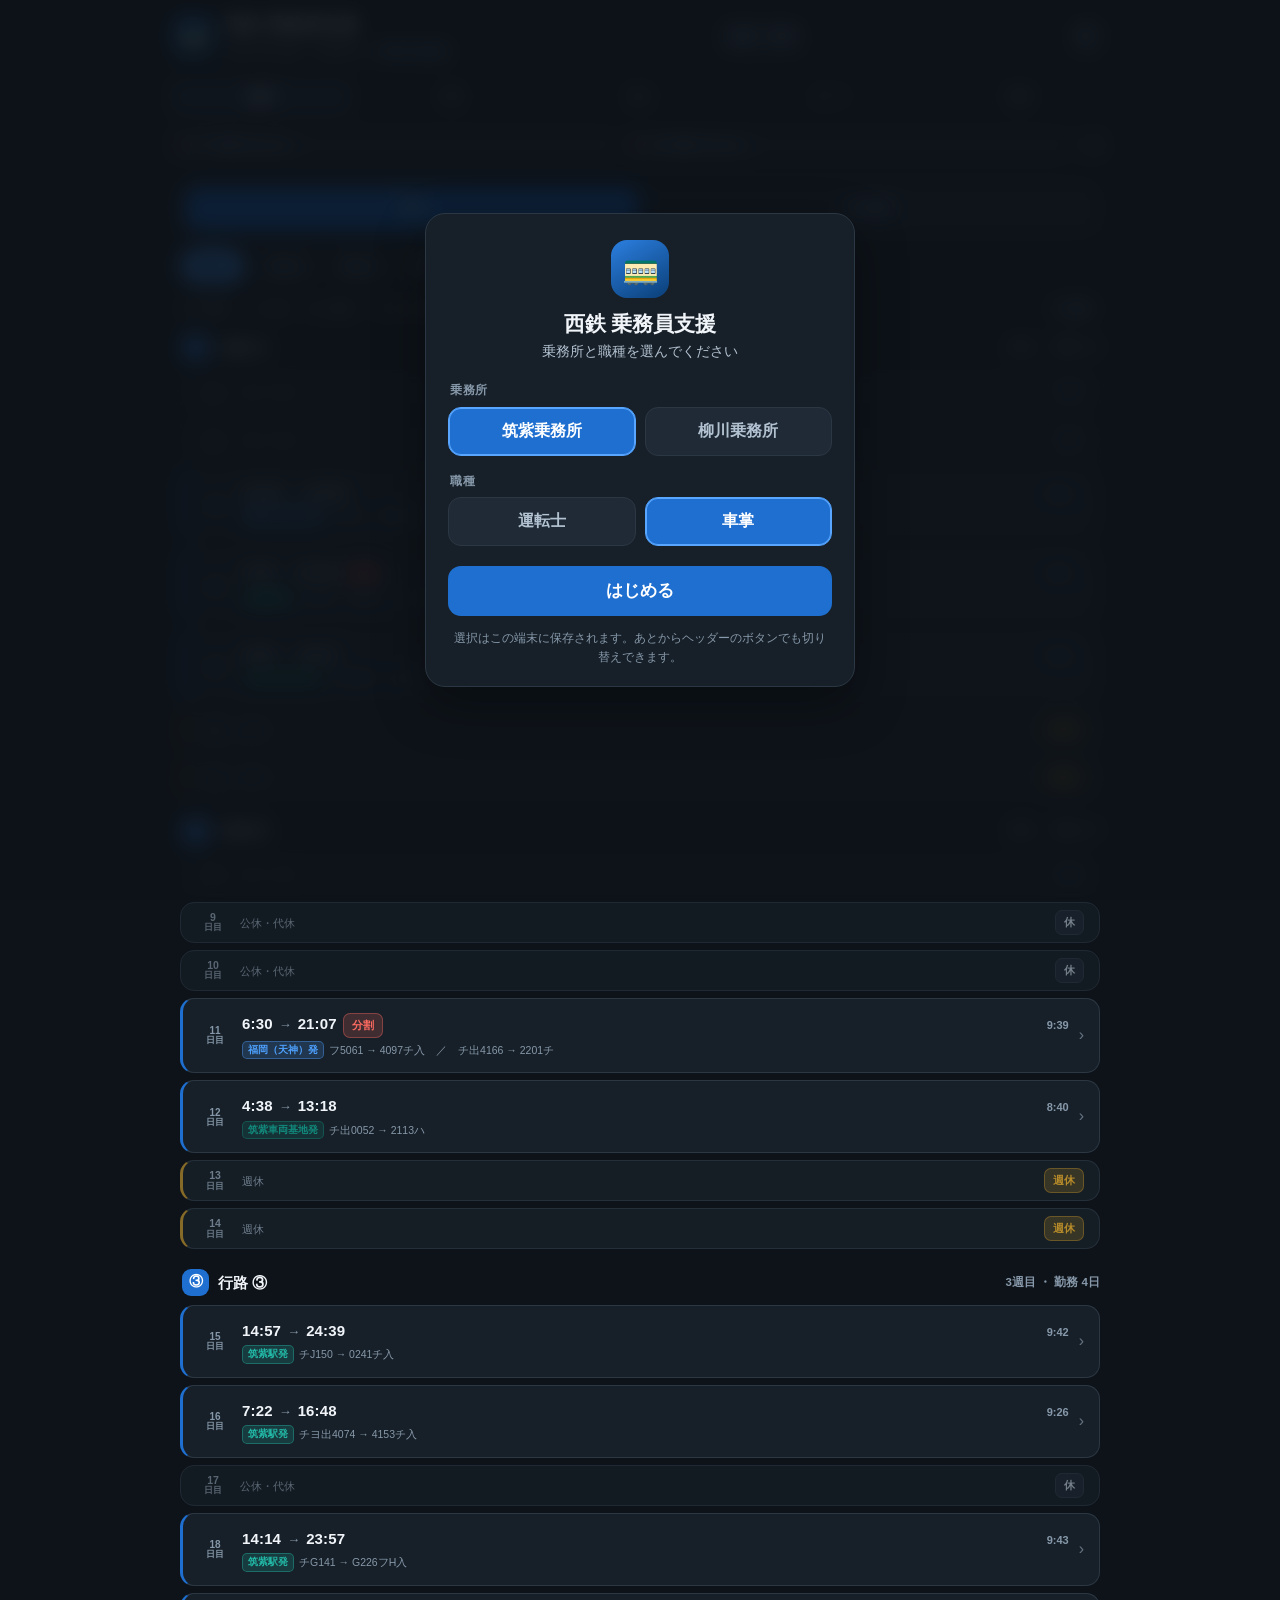
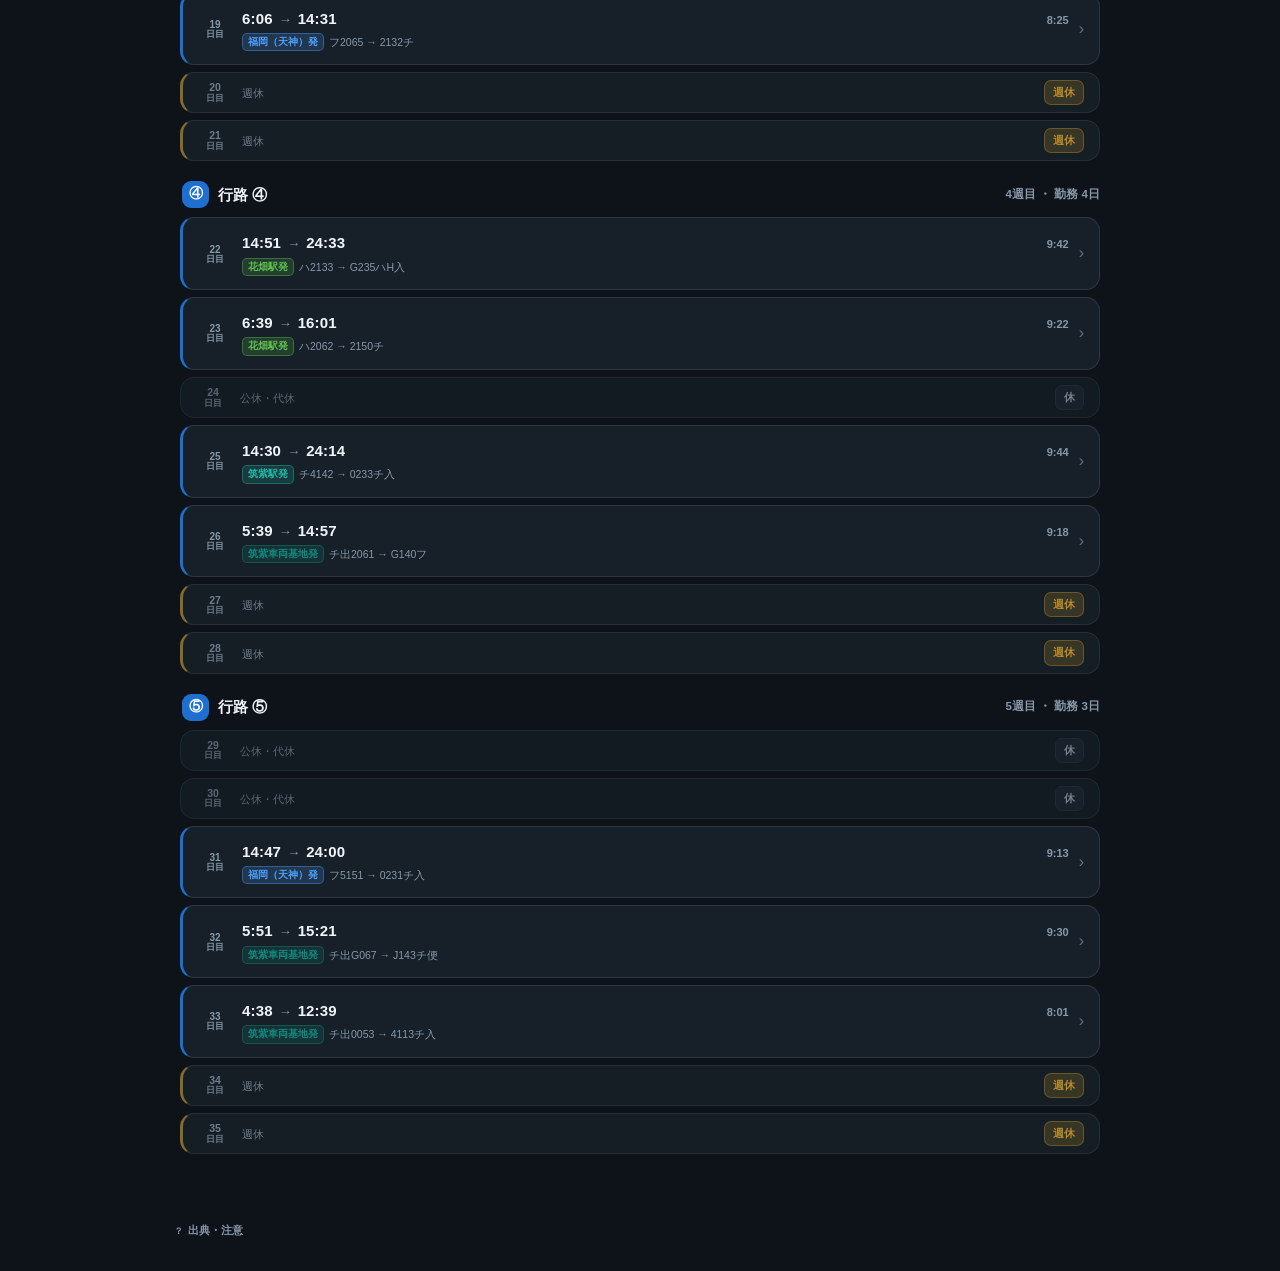
<file: index.html>
<!DOCTYPE html>
<html lang="ja">
<head>
<meta charset="utf-8">
<meta name="viewport" content="width=device-width, initial-scale=1, viewport-fit=cover">
<meta name="theme-color" content="#10161d">
<meta name="robots" content="noindex, nofollow">
<meta name="description" content="西鉄 乗務員支援システム — 運行指令室（列車在線・遅延）・輪番・乗務系統・ダイヤグラム（2026.3.14改正）">
<title>西鉄 乗務員支援システム</title>
<link rel="manifest" href="manifest.json?v43">
<link rel="apple-touch-icon" href="icons/icon-192.png">
<link rel="stylesheet" href="style.css?v43">
</head>
<body>
<div id="app">
  <header class="topbar">
    <div class="brand">
      <div class="logo" aria-hidden="true">🚃</div>
      <div class="brand-text">
        <h1>西鉄 乗務員支援</h1>
        <p class="sub"><span id="brandSubText">筑紫 車掌 輪番・乗務系統</span> <span id="verBadge">2026.3.14改正</span></p>
      </div>
    </div>
    <button id="selBtn" class="sel-btn" aria-label="乗務所・職種の切替">筑紫・車掌</button>
    <button id="themeBtn" class="icon-btn" aria-label="表示テーマ切替">◐</button>
  </header>

  <nav class="tabs" id="tabs" role="tablist">
    <button class="tab active" data-view="roster" role="tab">輪番</button>
    <button class="tab" data-view="duty" role="tab">行路</button>
    <button class="tab" data-view="cmd" role="tab">指令</button>
    <button class="tab" data-view="diagram" role="tab">ダイヤ</button>
    <button class="tab" data-view="search" role="tab">検索</button>
  </nav>

  <div class="statusbar" id="statusBar">
    <button class="s-pill" id="esPill" type="button" data-state="idle" aria-label="車号（えれサイト4）"><span class="s-dot"></span><span class="s-k">車号</span><span class="s-v" id="esVal">—</span></button>
    <button class="s-pill" id="posPill" type="button" data-state="idle" aria-label="列車の在線位置"><span class="s-dot"></span><span class="s-k">在線</span><span class="s-v" id="posVal">—</span></button>
    <button class="s-re" id="allRefresh" type="button" aria-label="まとめて更新">↻</button>
  </div>

  <main id="main"></main>

  <footer class="foot">
    <details class="foot-more">
      <summary>出典・注意</summary>
      <p>出典：運転士・車掌 輪番表／乗務系統表（2026.3.14改正・社内資料）／列車時刻は「西鉄列車編成両数表 2026/03/14改正」と「にしてつ時刻表」を参照。各駅の着発時刻は「Yahoo!路線情報」の駅時刻表（平日・土曜・日曜祝日）と照合しています。</p>
      <p>車号はえれサイト4（elesite-next.com）の運用情報（利用者の投稿）を取得して表示しています。未投稿・誤り・あとからの変更があります。乗務前に運用表でご確認ください。</p>
      <p>在線位置は西鉄「列車走行位置」（busnavi-railway.nnr.co.jp）の情報を中継サービス経由で取得しています。位置は駅ブロック単位で、数十秒〜数分前の情報です。停車中／走行中・未在線は推定を含みます。</p>
      <p>指令タブ上部の運行情報バナーと行路の1行表示は、西鉄公式X（@nishitetsu_info）・公式の遅延証明書・公式運行状況ページを中継サービス経由で取得しています（147.98MHz の指令無線は受信していません）。公式の発表と在線データからの推定は別々に表示しています。</p>
      <p class="warn">関係者限り・リンクの無断共有／転載はご遠慮ください。</p>
    </details>
  </footer>
</div>

<div id="startScreen" hidden>
  <div class="start-card">
    <div class="start-logo" aria-hidden="true">🚃</div>
    <h2>西鉄 乗務員支援</h2>
    <p class="start-sub">乗務所と職種を選んでください</p>
    <div class="start-group">
      <div class="start-label">乗務所</div>
      <div class="start-opts">
        <button type="button" data-sel-depot="chikushi">筑紫乗務所</button>
        <button type="button" data-sel-depot="yanagawa">柳川乗務所</button>
      </div>
    </div>
    <div class="start-group">
      <div class="start-label">職種</div>
      <div class="start-opts">
        <button type="button" data-sel-role="driver">運転士</button>
        <button type="button" data-sel-role="conductor">車掌</button>
      </div>
    </div>
    <button type="button" id="startGo" class="start-go">はじめる</button>
    <button type="button" id="startClose" class="start-close">キャンセル</button>
    <p class="start-note">選択はこの端末に保存されます。あとからヘッダーのボタンでも切り替えできます。</p>
  </div>
</div>

<div class="sheet-backdrop" id="sheetBackdrop" hidden></div>
<div class="sheet" id="sheet" hidden aria-modal="true" role="dialog">
  <div class="sheet-grip"></div>
  <div class="sheet-body" id="sheetBody"></div>
</div>

<script src="data.js?v43"></script>
<script src="app.js?v43"></script>
</body>
</html>
</file>
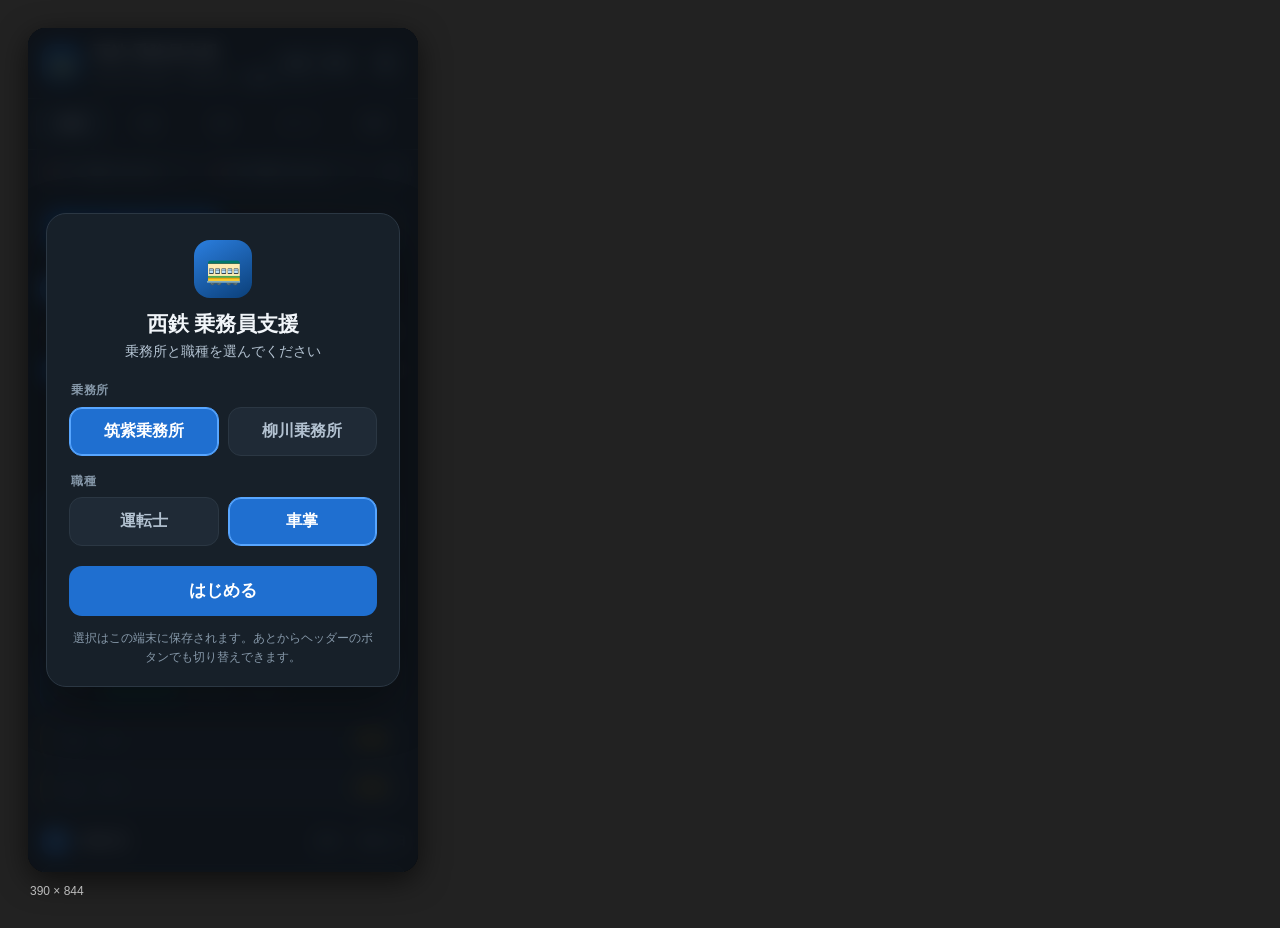
<file: _test390.html>
<!DOCTYPE html>
<html lang="ja"><head><meta charset="utf-8"><title>390x844 preview</title>
<style>
  html,body{margin:0;background:#222;display:flex;gap:16px;padding:14px;font:12px/1.4 -apple-system,"Hiragino Sans",sans-serif;color:#bbb}
  .phone{width:390px;height:844px;border:0;border-radius:18px;box-shadow:0 8px 30px rgba(0,0,0,.6);background:#000}
  .cap{position:absolute;top:0;left:0}
  figure{margin:0}
  figcaption{margin:6px 0 0 2px}
</style></head>
<body>
<figure><iframe class="phone" src="./index.html?v=11"></iframe><figcaption>390 × 844</figcaption></figure>
</body></html>
</file>
<file: style.css>
:root {
  --bg: #0e1319;
  --bg-2: #172029;
  --bg-3: #1f2a36;
  --line: #2b3743;
  --fg: #f1f5f9;
  --fg-2: #b3c2d1;
  --fg-3: #8698a9;
  --accent: #58a6ff;
  --accent-2: #1f6fd0;
  --ltd: #ff6b61;
  --exp: #3ecf8e;
  --loc: #6aa9ff;
  --dead: #9aa4b5;
  --off: #7c8b9b;
  --weekly: #e0a92e;
  --yobi: #d9a520;
  --radius: 16px;
}
html[data-theme="light"] {
  --bg: #f2f5f9;
  --bg-2: #ffffff;
  --bg-3: #e9eff6;
  --line: #d5dfe9;
  --fg: #101a24;
  --fg-2: #40536a;
  --fg-3: #64758a;
  --accent: #1465c0;
  --accent-2: #12539c;
  --ltd: #cf342b;
  --exp: #128a53;
  --loc: #1465c0;
  --dead: #6f7c8e;
  --weekly: #a8760a;
  --yobi: #9a6f05;
}
* { box-sizing: border-box; -webkit-tap-highlight-color: transparent; }
html, body { margin: 0; padding: 0; }
body {
  background: var(--bg); color: var(--fg);
  font-family: -apple-system, BlinkMacSystemFont, "Hiragino Sans", "Noto Sans JP", "Segoe UI", Meiryo, sans-serif;
  font-size: 16px; line-height: 1.55;
  -webkit-font-smoothing: antialiased;
  text-rendering: optimizeLegibility;
}
#app { max-width: 960px; margin: 0 auto; }

/* ---------- header ---------- */
.topbar {
  position: sticky; top: 0; z-index: 50;
  display: flex; align-items: center; justify-content: space-between; gap: 10px;
  padding: 12px 14px 10px;
  background: color-mix(in srgb, var(--bg) 92%, transparent);
  backdrop-filter: saturate(160%) blur(14px);
  border-bottom: 1px solid var(--line);
}
.brand { display: flex; align-items: center; gap: 11px; min-width: 0; }
.logo {
  width: 40px; height: 40px; flex: 0 0 40px; display: grid; place-items: center; font-size: 21px;
  border-radius: 12px; background: linear-gradient(150deg, #2b7fe0, #0b3f78);
  box-shadow: inset 0 1px 0 rgba(255,255,255,.22), 0 4px 12px rgba(0,0,0,.3);
}
.brand h1 { font-size: 17px; margin: 0; letter-spacing: .01em; }
.brand .sub { margin: 1px 0 0; font-size: 11.5px; color: var(--fg-2); white-space: nowrap; overflow: hidden; text-overflow: ellipsis; }
#verBadge { display: inline-block; margin-left: 5px; padding: 1px 6px; border-radius: 6px; background: var(--bg-3); border: 1px solid var(--line); color: var(--fg-2); font-size: 10.5px; }
.icon-btn { border: 1px solid var(--line); background: var(--bg-2); color: var(--fg-2); width: 38px; height: 38px; border-radius: 11px; font-size: 17px; cursor: pointer; }

/* ---------- tabs ---------- */
.tabs {
  position: sticky; top: 63px; z-index: 49;
  display: grid; grid-template-columns: repeat(5, 1fr); gap: 4px; padding: 7px 8px;
  background: color-mix(in srgb, var(--bg) 94%, transparent);
  backdrop-filter: blur(12px); border-bottom: 1px solid var(--line);
}
.tab {
  border: 0; background: transparent; color: var(--fg-3); padding: 9px 2px;
  font-size: 14px; font-weight: 700; border-radius: 10px; cursor: pointer; font-family: inherit;
  letter-spacing: .02em;
}
.tab.active { background: var(--bg-3); color: var(--fg); box-shadow: inset 0 0 0 1px var(--line); }

main { padding: 14px 12px 30px; }

/* ---------- controls ---------- */
.seg { display: flex; gap: 5px; padding: 5px; border-radius: 14px; background: var(--bg-2); border: 1px solid var(--line); margin-bottom: 12px; }
.seg button { flex: 1; border: 0; background: transparent; color: var(--fg-2); padding: 11px 6px; border-radius: 10px; font-size: 15px; font-weight: 700; cursor: pointer; font-family: inherit; }
.seg button.on { background: var(--accent-2); color: #fff; box-shadow: 0 2px 8px rgba(20,90,180,.35); }
.chips { display: flex; gap: 8px; overflow-x: auto; padding: 1px 0 12px; scrollbar-width: none; }
.chips::-webkit-scrollbar { display: none; }
.chip { flex: 0 0 auto; padding: 9px 16px; border-radius: 999px; cursor: pointer; background: var(--bg-2); border: 1px solid var(--line); color: var(--fg-2); font-size: 14.5px; font-weight: 700; font-family: inherit; white-space: nowrap; }
.chip.on { background: var(--accent); border-color: var(--accent); color: #06121f; }
html[data-theme="light"] .chip.on { color: #fff; }

.summary { display: grid; grid-template-columns: repeat(3, 1fr); gap: 9px; margin: 0 0 8px; }
.stat { background: var(--bg-2); border: 1px solid var(--line); border-radius: 14px; padding: 10px 12px; }
.stat dt { font-size: 11px; color: var(--fg-3); margin: 0 0 3px; font-weight: 700; letter-spacing: .04em; }
.stat dd { margin: 0; font-size: 19px; font-weight: 800; font-variant-numeric: tabular-nums; }
.stat dd small { font-size: 11.5px; font-weight: 600; color: var(--fg-2); margin-left: 2px; }
.hint-line { margin: 0 2px 14px; font-size: 12px; color: var(--fg-3); }

/* ---------- week / day ---------- */
.week { margin: 0 0 20px; }
.week-head { display: flex; align-items: center; gap: 9px; margin: 0 0 9px; padding-left: 2px; }
.week-no { width: 27px; height: 27px; flex: 0 0 27px; border-radius: 9px; display: grid; place-items: center; background: var(--accent-2); color: #fff; font-size: 13.5px; font-weight: 800; }
.week-no.plus { background: var(--bg-3); color: var(--fg-2); border: 1px solid var(--line); }
.week-head h3 { margin: 0; font-size: 14.5px; font-weight: 800; letter-spacing: .01em; }
.week-head .meta { margin-left: auto; font-size: 11.5px; color: var(--fg-3); font-weight: 600; }

.day {
  display: grid; grid-template-columns: 46px 1fr auto; gap: 11px; align-items: center;
  background: var(--bg-2); border: 1px solid var(--line); border-radius: 14px;
  padding: 11px 13px; margin-bottom: 7px; cursor: pointer;
}
.day.work:active { transform: scale(.995); }
.day.work { border-left: 3px solid var(--accent-2); }
.day.off { opacity: .62; }
.day.weekly { opacity: .8; border-left: 3px solid color-mix(in srgb, var(--weekly) 70%, transparent); }
.dn { font-size: 10.5px; color: var(--fg-3); text-align: center; line-height: 1.2; font-weight: 600; }
.dn b { display: block; font-size: 17px; color: var(--fg); font-variant-numeric: tabular-nums; line-height: 1.15; }
.dn span { display: block; font-size: 10px; }
.duty-strong { font-size: 19px; color: var(--accent); display: block; text-align: center; }
.mid { min-width: 0; }
.times { display: flex; align-items: baseline; gap: 7px; font-variant-numeric: tabular-nums; }
.times .t { font-size: 19px; font-weight: 800; letter-spacing: .01em; }
.times .arrow { color: var(--fg-3); font-size: 13px; }
.route { font-size: 12px; color: var(--fg-2); margin-top: 3px; line-height: 1.45;
  display: -webkit-box; -webkit-line-clamp: 2; -webkit-box-orient: vertical; overflow: hidden; }
.right { text-align: right; }
.kousoku { font-size: 15px; font-weight: 800; color: var(--fg-2); font-variant-numeric: tabular-nums; display: block; }
.k-label { font-size: 9.5px; color: var(--fg-3); display: block; margin-top: -1px; }
.duty-tag { margin-top: 4px; font-size: 12px; color: var(--accent); font-weight: 800; }

.badge { display: inline-block; padding: 3px 8px; border-radius: 7px; font-size: 11px; font-weight: 800; border: 1px solid transparent; }
.badge.work { background: color-mix(in srgb, var(--accent) 20%, transparent); color: var(--accent); border-color: color-mix(in srgb, var(--accent) 40%, transparent); }
.badge.off { background: var(--bg-3); color: var(--fg-2); border-color: var(--line); }
.badge.weekly { background: color-mix(in srgb, var(--weekly) 22%, transparent); color: var(--weekly); border-color: color-mix(in srgb, var(--weekly) 40%, transparent); }
.badge.split { background: color-mix(in srgb, var(--ltd) 18%, transparent); color: var(--ltd); border-color: color-mix(in srgb, var(--ltd) 36%, transparent); }

/* ---------- pills (station codes) ---------- */
.pill {
  display: inline-flex; align-items: center; gap: 4px; padding: 1px 6px; margin: 1px 1px;
  border-radius: 6px; font-size: 12.5px; font-weight: 700; line-height: 1.5;
  border: 1px solid color-mix(in srgb, var(--pc, #7d8ca0) 55%, transparent);
  background: color-mix(in srgb, var(--pc, #7d8ca0) 16%, transparent);
  color: var(--pc, var(--fg-2));
}
.pill b { font-weight: 900; }
.pill i { font-style: normal; font-size: 11px; opacity: .85; }
.pill.mark { border-color: var(--line); background: var(--bg-3); color: var(--fg-2); }

/* ---------- duty sheet ---------- */
.duty-head { background: var(--bg-2); border: 1px solid var(--line); border-radius: var(--radius); padding: 14px 15px; margin-bottom: 13px; }
.duty-head .row1 { display: flex; align-items: center; gap: 7px; flex-wrap: wrap; }
.duty-head .times { font-size: 30px; font-weight: 900; font-variant-numeric: tabular-nums; margin-top: 8px; letter-spacing: .01em; display: flex; align-items: baseline; gap: 8px; }
.duty-head .times i { font-style: normal; color: var(--fg-3); font-size: 20px; }
.duty-head .times span { font-size: 13px; font-weight: 700; color: var(--fg-2); margin-left: auto; }
.duty-head .route { font-size: 13px; color: var(--fg-2); margin-top: 5px; }

/* flow strip */
.flow-block { margin-bottom: 13px; }
.flow { display: flex; align-items: stretch; gap: 0; overflow-x: auto; padding: 4px 2px 10px; scrollbar-width: none; }
.flow::-webkit-scrollbar { display: none; }
.flow-item {
  flex: 0 0 auto; min-width: 132px; background: var(--bg-2); border: 1px solid var(--line);
  border-top: 3px solid var(--loc); border-radius: 12px; padding: 8px 11px; cursor: pointer;
}
.flow-item.dep, .flow-item.ret { border-top-color: var(--weekly); background: color-mix(in srgb, var(--weekly) 10%, var(--bg-2)); cursor: default; }
.flow-item.ltd { border-top-color: var(--ltd); }
.flow-item.exp { border-top-color: var(--exp); }
.flow-item.dead { border-top-color: var(--dead); }
.fi-time { font-size: 19px; font-weight: 900; font-variant-numeric: tabular-nums; letter-spacing: .02em; }
.fi-main { font-size: 13px; font-weight: 800; display: flex; align-items: center; gap: 5px; }
.fi-main .no { font-family: ui-monospace, SFMono-Regular, Menlo, monospace; }
.fi-sub { font-size: 10.5px; color: var(--fg-3); white-space: nowrap; overflow: hidden; text-overflow: ellipsis; max-width: 150px; }
.fi-end { font-size: 10.5px; color: var(--fg-3); }
.flow-sep { flex: 0 0 12px; display: grid; place-items: center; color: var(--fg-3); font-size: 12px; }
.flow-sep::after { content: "›"; }
.flow-note { font-size: 11px; color: var(--fg-3); margin: 0 2px 8px; }

.system-block { background: var(--bg-2); border: 1px solid var(--line); border-radius: 14px; padding: 11px 13px; margin-bottom: 13px; }
.system-block h4, .tl-title { margin: 0 0 8px; font-size: 12px; color: var(--fg-3); font-weight: 800; letter-spacing: .05em; }
.system-raw { font-size: 13px; line-height: 2.1; word-break: break-all; }
.tok-train { color: var(--accent); font-weight: 800; font-family: ui-monospace, SFMono-Regular, Menlo, monospace; }
.tok-mark { color: var(--ltd); font-weight: 800; }

/* timeline */
.tl { position: relative; margin: 0; padding: 0 0 0 18px; list-style: none; }
.tl::before { content: ""; position: absolute; left: 6px; top: 10px; bottom: 16px; width: 2px; background: linear-gradient(var(--line), transparent); }
.tl li { position: relative; margin-bottom: 9px; }
.tl li::before { content: ""; position: absolute; left: -15px; top: 17px; width: 9px; height: 9px; border-radius: 50%; background: var(--bg); border: 2px solid var(--accent); }
.tl li.train::before { background: var(--accent); }
.tl li.stn::before { border-color: var(--fg-3); width: 7px; height: 7px; left: -14px; }
.tl li.mark::before { border-color: var(--ltd); background: transparent; }
.train-card { background: var(--bg-2); border: 1px solid var(--line); border-left: 4px solid var(--loc); border-radius: 12px; padding: 10px 12px; cursor: pointer; }
.train-card.group { cursor: default; }
.train-card.ltd { border-left-color: var(--ltd); }
.train-card.exp { border-left-color: var(--exp); }
.train-card.dead { border-left-color: var(--dead); }
.tc-top { display: flex; align-items: center; gap: 8px; flex-wrap: wrap; }
.train-card .no { font-family: ui-monospace, SFMono-Regular, Menlo, monospace; font-size: 16px; font-weight: 800; font-variant-numeric: tabular-nums; }
.type { font-size: 11px; font-weight: 800; padding: 2px 7px; border-radius: 6px; }
.type.ltd { background: color-mix(in srgb, var(--ltd) 20%, transparent); color: var(--ltd); }
.type.exp { background: color-mix(in srgb, var(--exp) 20%, transparent); color: var(--exp); }
.type.loc { background: color-mix(in srgb, var(--loc) 20%, transparent); color: var(--loc); }
.type.dead { background: color-mix(in srgb, var(--dead) 22%, transparent); color: var(--dead); }
.train-card .run { margin-left: auto; font-size: 12.5px; color: var(--fg-2); font-variant-numeric: tabular-nums; }
.train-card .run b { color: var(--fg); font-size: 13.5px; }
.train-card .run i { font-style: normal; color: var(--fg-3); margin: 0 2px; }
.train-card .sub { font-size: 11px; color: var(--fg-3); margin-top: 3px; }
.tl .note { font-size: 12px; color: var(--fg-2); padding: 1px 0 1px 2px; }
.tl .note b { color: var(--ltd); }
.tl .note .md { color: var(--fg-3); font-size: 11px; margin-left: 2px; }
.tok-wrap { display: flex; flex-wrap: wrap; gap: 5px; margin-top: 8px; }
.mini { font-family: ui-monospace, monospace; font-size: 12px; font-weight: 800; padding: 2px 7px; border-radius: 6px; background: color-mix(in srgb, var(--loc) 18%, transparent); color: var(--loc); cursor: pointer; }
.mini.ltd { background: color-mix(in srgb, var(--ltd) 18%, transparent); color: var(--ltd); }
.mini.exp { background: color-mix(in srgb, var(--exp) 18%, transparent); color: var(--exp); }
.mini.dead { background: color-mix(in srgb, var(--dead) 20%, transparent); color: var(--dead); }

/* diagram */
.dg-title { font-size: 13px; color: var(--fg-2); margin: 2px 2px 8px; }
.dg-title b { font-size: 16px; color: var(--fg); font-variant-numeric: tabular-nums; margin-right: 6px; }
.dg-title span { display: block; font-size: 11.5px; color: var(--fg-3); }
.legend { display: flex; flex-wrap: wrap; gap: 12px; margin: 0 2px 10px; font-size: 12px; color: var(--fg-2); }
.legend i { display: inline-block; width: 16px; height: 4px; border-radius: 3px; margin-right: 5px; vertical-align: middle; }
.legend i.ltd { background: var(--ltd); } .legend i.exp { background: var(--exp); }
.legend i.loc { background: var(--loc); } .legend i.dead { background: var(--dead); }
.dg-flex { display: flex; align-items: flex-start; background: var(--bg-2); border: 1px solid var(--line); border-radius: 14px; padding: 10px 0 6px; }
.dg-rail { flex: 0 0 80px; width: 80px; text-align: right; padding-right: 6px; }
.rail-row { height: 17px; line-height: 17px; font-size: 10px; color: var(--fg-3); white-space: nowrap; overflow: hidden; }
.rail-row.major { color: var(--fg-2); font-weight: 800; font-size: 10.5px; }
.diagram-wrap { flex: 1 1 auto; min-width: 0; overflow-x: auto; -webkit-overflow-scrolling: touch; padding-right: 8px; }
.diagram-wrap svg { display: block; }
.dg-rail { border-right: 1px solid var(--line); }
.dg-station { font-size: 9.5px; fill: var(--fg-3); font-family: inherit; }
.dg-station.major { fill: var(--fg-2); font-weight: 800; font-size: 10px; }
.dg-grid { stroke: var(--line); stroke-width: .6; opacity: .75; }
.dg-grid.mj { opacity: 1; stroke-width: .9; }
.dg-grid.hour { opacity: .55; }
.dg-hour { font-size: 10px; fill: var(--fg-3); font-weight: 700; }
.dg-line { stroke-width: 2.4; stroke-linecap: round; }
.dg-line.ltd { stroke: var(--ltd); } .dg-line.exp { stroke: var(--exp); }
.dg-line.loc { stroke: var(--loc); } .dg-line.dead { stroke: var(--dead); stroke-dasharray: 3 3; stroke-width: 1.8; }
.dg-mark { stroke: var(--weekly); stroke-width: 1.2; stroke-dasharray: 5 4; opacity: .9; }
.dg-label { font-size: 9px; fill: var(--fg-2); font-family: ui-monospace, monospace; paint-order: stroke; stroke: var(--bg-2); stroke-width: 2.6px; stroke-linejoin: round; }
.dg-hinttxt { font-size: 10px; font-weight: 800; }
.dg-hint { font-size: 11.5px; color: var(--fg-3); margin: 8px 2px 0; line-height: 1.6; }

/* search */
.search-bar { display: flex; gap: 8px; margin-bottom: 10px; }
.search-bar input { flex: 1; background: var(--bg-2); border: 1px solid var(--line); color: var(--fg); border-radius: 12px; padding: 13px 14px; font-size: 16px; font-family: inherit; min-width: 0; }
.search-bar input:focus { outline: none; border-color: var(--accent); box-shadow: 0 0 0 3px color-mix(in srgb, var(--accent) 18%, transparent); }
.search-bar button { background: var(--accent-2); border: 0; color: #fff; border-radius: 12px; padding: 0 18px; font-size: 15px; font-weight: 800; cursor: pointer; font-family: inherit; }
.quick { display: flex; gap: 7px; align-items: center; flex-wrap: wrap; margin-bottom: 14px; font-size: 11.5px; color: var(--fg-3); }
.quick button { border: 1px solid var(--line); background: var(--bg-2); color: var(--fg-2); border-radius: 999px; padding: 5px 11px; font-size: 12px; font-weight: 700; cursor: pointer; font-family: inherit; }
.res-card { background: var(--bg-2); border: 1px solid var(--line); border-radius: 13px; padding: 11px 13px; margin-bottom: 8px; cursor: pointer; }
.res-card.static { cursor: default; }
.res-card .t { display: flex; align-items: center; gap: 8px; flex-wrap: wrap; }
.res-card .no { font-family: ui-monospace, monospace; font-weight: 800; font-size: 15px; }
.res-card .run { margin-left: auto; font-size: 12.5px; color: var(--fg-2); font-variant-numeric: tabular-nums; }
.res-card .d { font-size: 11.5px; color: var(--fg-3); margin-top: 3px; }
.empty { color: var(--fg-3); font-size: 13.5px; padding: 22px 4px; text-align: center; }

/* symbol sheet */
.sym-grid { display: grid; grid-template-columns: repeat(auto-fill, minmax(150px, 1fr)); gap: 7px; }
.sym { background: var(--bg-2); border: 1px solid var(--line); border-radius: 10px; padding: 7px 9px; }
.sym-list div { font-size: 13px; padding: 5px 0; border-bottom: 1px dashed var(--line); }
.sym-list div:last-child { border-bottom: 0; }
.sym-list b { color: var(--ltd); display: inline-block; min-width: 34px; }
.md { color: var(--fg-3); font-size: 11px; }

/* sheet */
.sheet-backdrop { position: fixed; inset: 0; background: rgba(0,0,0,.55); z-index: 40; backdrop-filter: blur(2px); }
.sheet {
  position: fixed; left: 0; right: 0; bottom: 0; z-index: 41; max-height: min(90vh, calc(100dvh - 118px)); overflow-y: auto;
  overscroll-behavior: contain; background: var(--bg); border-radius: 20px 20px 0 0;
  border-top: 1px solid var(--line); box-shadow: 0 -12px 40px rgba(0,0,0,.5);
  padding: 0 14px 30px; animation: up .22s ease-out;
}
@keyframes up { from { transform: translateY(20px); opacity: .5 } to { transform: none; opacity: 1 } }
.sheet-grip { width: 42px; height: 4px; border-radius: 3px; background: var(--line); margin: 9px auto 4px; }
.sheet-head { display: flex; align-items: center; gap: 8px; margin: 6px 0 12px; }
.sheet-head h2 { font-size: 18px; margin: 0; flex: 1; }
.sheet-close { border: 1px solid var(--line); background: var(--bg-2); color: var(--fg-2); border-radius: 10px; width: 34px; height: 34px; cursor: pointer; font-size: 16px; }
.memo textarea { width: 100%; min-height: 78px; resize: vertical; background: var(--bg); color: var(--fg); border: 1px solid var(--line); border-radius: 11px; padding: 10px 12px; font-size: 15px; font-family: inherit; line-height: 1.6; }
.memo textarea:focus { outline: none; border-color: var(--accent); }
.btn { display: inline-flex; align-items: center; gap: 6px; justify-content: center; background: var(--bg-3); border: 1px solid var(--line); color: var(--fg); border-radius: 11px; padding: 11px 15px; font-size: 14px; font-weight: 800; cursor: pointer; font-family: inherit; }
.btn.primary { background: var(--accent-2); border-color: var(--accent-2); color: #fff; }
.btn-row { display: flex; gap: 8px; margin: 14px 0 4px; flex-wrap: wrap; }

.foot { padding: 14px 16px 30px; color: var(--fg-3); font-size: 11px; line-height: 1.65; }
.foot p { margin: 0 0 4px; }
.foot .warn { color: var(--weekly); }

@media (min-width: 720px) {
  main { padding: 18px 20px 36px; }
  .brand h1 { font-size: 18px; }
  .day { padding: 13px 15px; }
  .sheet { left: 50%; right: auto; transform: translateX(-50%); width: 760px; border-radius: 20px; bottom: 20px; }
  @keyframes up { from { transform: translate(-50%, 20px); opacity: .5 } to { transform: translate(-50%, 0); opacity: 1 } }
}

/* ---------- report search ---------- */
.filter-block { margin-bottom: 14px; }
.filter-label { font-size: 12px; font-weight: 800; color: var(--fg-3); letter-spacing: .04em; margin: 0 2px 7px; }
.place-chips, .time-chips { display: flex; gap: 8px; overflow-x: auto; padding: 2px 2px 8px; scrollbar-width: none; }
.place-chips::-webkit-scrollbar, .time-chips::-webkit-scrollbar { display: none; }
.pchip {
  flex: 0 0 auto; display: inline-flex; align-items: center; gap: 6px;
  padding: 10px 14px; border-radius: 12px; cursor: pointer; font-family: inherit;
  background: var(--bg-2); border: 1px solid var(--line); color: var(--fg-2);
  font-size: 14px; font-weight: 800; white-space: nowrap;
}
.pchip i { width: 9px; height: 9px; border-radius: 50%; display: inline-block; }
.pchip b { font-size: 11px; font-weight: 700; color: var(--fg-3); background: var(--bg-3); border-radius: 6px; padding: 0 5px; }
.pchip.on { background: var(--accent-2); border-color: var(--accent-2); color: #fff; }
.pchip.on b { background: rgba(255,255,255,.22); color: #fff; }
.tchip {
  flex: 0 0 auto; padding: 9px 13px; border-radius: 999px; cursor: pointer; font-family: inherit;
  background: var(--bg-2); border: 1px solid var(--line); color: var(--fg-2);
  font-size: 13.5px; font-weight: 700; white-space: nowrap;
}
.tchip.on { background: var(--accent); border-color: var(--accent); color: #06121f; }
html[data-theme="light"] .tchip.on { color: #fff; }
.range-row { display: flex; align-items: center; gap: 7px; margin-top: 2px; }
.range-row input[type="time"] {
  flex: 1; min-width: 0; background: var(--bg-2); border: 1px solid var(--line); color: var(--fg);
  border-radius: 11px; padding: 10px 11px; font-size: 15px; font-family: inherit;
}
.range-row input[type="time"]:focus { outline: none; border-color: var(--accent); }
.range-row span { color: var(--fg-3); font-size: 13px; }
.btn.small { padding: 10px 12px; font-size: 13px; }
.res-summary { font-size: 12.5px; color: var(--fg-2); font-weight: 700; margin: 4px 2px 9px; }
.res-summary span { font-weight: 500; color: var(--fg-3); }
.dep-big { font-size: 18px; font-weight: 900; font-variant-numeric: tabular-nums; letter-spacing: .01em; }
.place {
  display: inline-block; font-size: 10.5px; font-weight: 800; padding: 1px 6px; border-radius: 6px;
  margin-right: 5px; color: var(--pc, var(--fg-2));
  background: color-mix(in srgb, var(--pc, #7d8ca0) 18%, transparent);
  border: 1px solid color-mix(in srgb, var(--pc, #7d8ca0) 40%, transparent);
  vertical-align: 1px;
}
.linkbtn { border: 0; background: transparent; color: var(--accent); font: inherit; font-size: 12px; font-weight: 800; text-decoration: underline; text-underline-offset: 2px; cursor: pointer; padding: 0; }

/* ---------- 乗務区間（乗り込み駅〜降りる駅） ---------- */
.train-card .leg { margin-top: 7px; }
.leg-row {
  display: flex; align-items: baseline; gap: 5px; flex-wrap: wrap;
  font-variant-numeric: tabular-nums;
  background: color-mix(in srgb, var(--accent) 9%, transparent);
  border-radius: 9px; padding: 6px 9px;
}
.leg-k {
  font-size: 10px; font-weight: 800; color: var(--accent);
  border: 1px solid color-mix(in srgb, var(--accent) 45%, transparent);
  border-radius: 5px; padding: 0 4px; line-height: 1.5;
}
.leg-t { font-size: 17px; font-weight: 900; letter-spacing: .01em; }
.leg-s { font-size: 12.5px; color: var(--fg-2); font-weight: 700; }
.leg-arrow { color: var(--fg-3); font-size: 13px; margin: 0 2px; }
.train-card.warn { border-left-color: var(--weekly); }
.flag {
  font-size: 10.5px; font-weight: 800; color: var(--weekly);
  border: 1px solid color-mix(in srgb, var(--weekly) 55%, transparent);
  border-radius: 6px; padding: 1px 6px;
}
.train-card .run em.mk {
  font-style: normal; font-weight: 900; color: var(--weekly);
  border: 1px solid color-mix(in srgb, var(--weekly) 50%, transparent);
  border-radius: 6px; padding: 0 5px; margin-left: 3px; font-size: 11.5px;
}
.flow-item.warn { border-top-color: var(--weekly); }
.dg-line.warn { stroke-dasharray: 5 3; }

/* ---------- 検索：ピンポイント ---------- */
.pin-block {
  background: color-mix(in srgb, var(--accent) 10%, transparent);
  border: 1px solid color-mix(in srgb, var(--accent) 35%, transparent);
  border-radius: 13px; padding: 10px 11px 8px; margin-bottom: 10px;
}
.pin-label { font-size: 12px; font-weight: 800; color: var(--accent); margin-bottom: 6px; }
.pin-block .range-row input[type="time"] { font-size: 20px; font-weight: 800; letter-spacing: .03em; }
.pin-hint { font-size: 11px; color: var(--fg-3); margin: 6px 0 0; }
.filter-label.sub { margin-top: 12px; font-size: 11.5px; color: var(--fg-3); }
.res-summary.pin { color: var(--accent); font-size: 13.5px; }
.res-summary.pin b { font-size: 15px; }
.res-card.single { border-color: var(--accent); box-shadow: 0 0 0 1px color-mix(in srgb, var(--accent) 45%, transparent); }
.open-hint { margin-top: 7px; font-size: 11.5px; font-weight: 800; color: var(--accent); }
.leg-via { font-size: 11px; color: var(--fg-3); }

/* ---------- 車両基地・予備（ヨ） ---------- */
.pill.yobi {
  border-color: color-mix(in srgb, var(--yobi) 60%, transparent);
  background: color-mix(in srgb, var(--yobi) 18%, transparent);
  color: var(--yobi);
}
.ptag {
  font-style: normal; font-size: 9.5px; font-weight: 800; letter-spacing: .02em;
  border-radius: 5px; padding: 0 4px; margin-left: 3px; line-height: 1.55;
  border: 1px solid transparent; vertical-align: 1px;
}
.ptag.depot { color: #12897c; background: color-mix(in srgb, #12897c 16%, transparent); border-color: color-mix(in srgb, #12897c 45%, transparent); }
html[data-theme="light"] .ptag.depot { color: #0c6d62; }
.ptag.yobi { color: var(--yobi); background: color-mix(in srgb, var(--yobi) 15%, transparent); border-color: color-mix(in srgb, var(--yobi) 45%, transparent); }
.ptag.hand { color: var(--fg-3); background: var(--bg-3); border-color: var(--line); }
.ftag { font-style: normal; font-size: 9px; font-weight: 800; color: #12897c; margin-left: 2px; }
.flow-item.rest {
  border-top-color: var(--yobi); min-width: 118px;
  background: color-mix(in srgb, var(--yobi) 12%, var(--bg-2)); cursor: default;
}
.flow-item.rest .fi-main { color: var(--yobi); }
.tl li.rest::before { border-color: var(--yobi); background: color-mix(in srgb, var(--yobi) 35%, transparent); width: 8px; height: 8px; left: -14px; }
.tl li.rest .note b { color: var(--yobi); }
.sys-legend {
  margin: 8px 0 0; font-size: 10.5px; color: var(--fg-3); line-height: 1.7;
  border-top: 1px dashed var(--line); padding-top: 7px;
}
.sys-legend b { color: var(--fg-2); }
.place.ret { margin-left: 4px; }
.sym-callout {
  background: color-mix(in srgb, #12897c 10%, var(--bg-2));
  border: 1px solid color-mix(in srgb, #12897c 35%, var(--line));
  border-radius: 13px; padding: 11px 12px;
}
.sc-head { font-size: 12.5px; font-weight: 800; color: var(--fg); margin-bottom: 7px; }
.sc-list { margin: 0; padding: 0; list-style: none; font-size: 12px; line-height: 1.75; }
.sc-list li { padding: 4px 0; border-bottom: 1px dashed var(--line); color: var(--fg-2); }
.sc-list li:last-child { border-bottom: 0; }
.sc-list b { color: var(--fg); }
.sc-note { margin: 7px 0 0; font-size: 11px; color: var(--fg-3); }
.legend i.depot { background: #12897c; height: 6px; border-radius: 3px; }
.legend i.rest { background: var(--yobi); height: 3px; border-radius: 3px; }
.legend i.bundle { background: repeating-linear-gradient(45deg, #3fb950 0 3px, rgba(63, 185, 80, .15) 3px 6px); border: 1px dashed #3fb950; height: 7px; }
.rail-row.depot { color: #12897c; font-weight: 800; font-size: 9.5px; }
html[data-theme="light"] .rail-row.depot { color: #0c6d62; }
.dg-grid.depot { stroke: color-mix(in srgb, #12897c 45%, var(--line)); }
.dg-line.depot { stroke-width: 2.8; }
.dg-depotdot { fill: #12897c; stroke: var(--bg-2); stroke-width: 1.2; }
.dg-yobidot { fill: var(--yobi); stroke: var(--bg-2); stroke-width: 1.2; }
.dg-rest { stroke: var(--yobi); stroke-width: 4; stroke-linecap: round; opacity: .8; }
.dg-resttx { font-size: 8.5px; font-weight: 800; fill: var(--yobi); paint-order: stroke; stroke: var(--bg-2); stroke-width: 2.4px; }

/* ---------- えれサイト4 車号バー ---------- */
.esbar {
  position: sticky; top: 111px; z-index: 24;
  display: flex; align-items: center; gap: 6px;
  padding: 6px 10px 7px;
  background: color-mix(in srgb, var(--bg) 94%, transparent);
  backdrop-filter: blur(12px);
  border-bottom: 1px solid var(--line);
}
.esbar .es-main {
  flex: 1 1 auto; min-width: 0;
  display: flex; align-items: center; gap: 7px;
  background: var(--bg-2); border: 1px solid var(--line); border-radius: 10px;
  padding: 7px 10px; color: var(--fg-2); font: inherit; font-size: 12px; font-weight: 700;
  text-align: left; cursor: pointer; font-variant-numeric: tabular-nums;
}
.esbar .es-txt { min-width: 0; overflow: hidden; text-overflow: ellipsis; white-space: nowrap; }
.es-dot { width: 8px; height: 8px; flex: 0 0 8px; border-radius: 50%; background: var(--fg-3); }
.esbar[data-state="ok"] .es-dot { background: var(--exp); box-shadow: 0 0 0 3px color-mix(in srgb, var(--exp) 22%, transparent); }
.esbar[data-state="stale"] .es-dot { background: var(--weekly); box-shadow: 0 0 0 3px color-mix(in srgb, var(--weekly) 22%, transparent); }
.esbar[data-state="err"] .es-dot { background: var(--ltd); box-shadow: 0 0 0 3px color-mix(in srgb, var(--ltd) 22%, transparent); }
.esbar[data-state="load"] .es-dot { background: var(--accent); animation: espulse 1s ease-in-out infinite; }
@keyframes espulse { 0%, 100% { opacity: .3 } 50% { opacity: 1 } }
.esbar .es-refresh {
  flex: 0 0 auto; width: 36px; height: 34px; border-radius: 10px;
  border: 1px solid var(--line); background: var(--bg-2); color: var(--fg-2);
  font-size: 16px; line-height: 1; cursor: pointer;
}
.esbar .es-refresh:disabled { opacity: .5; }
.esbar .es-refresh.spin { animation: esspin .9s linear infinite; }
@keyframes esspin { to { transform: rotate(360deg) } }

/* 車号（列車カード・行路詳細） */
.es-car {
  display: inline-flex; align-items: center; gap: 5px; margin-top: 6px;
  padding: 3px 9px 3px 4px; border-radius: 8px;
  background: color-mix(in srgb, var(--accent) 14%, transparent);
  color: var(--accent); font-size: 12.5px; font-weight: 800;
  font-variant-numeric: tabular-nums; letter-spacing: .01em;
}
.es-car i { font-style: normal; font-size: 9.5px; font-weight: 800; padding: 1px 4px; border-radius: 5px; background: color-mix(in srgb, var(--accent) 24%, transparent); }
.es-car.pending { background: var(--bg-3); color: var(--fg-2); }
.es-car.pending i { background: var(--line); }
.es-car.unknown { background: transparent; color: var(--fg-3); font-weight: 700; }
.es-car.unknown i { background: var(--bg-3); }
.fi-car {
  font-size: 10px; font-weight: 800; color: var(--accent); margin-top: 2px;
  max-width: 150px; overflow: hidden; text-overflow: ellipsis; white-space: nowrap;
  font-variant-numeric: tabular-nums;
}
.es-note { font-size: 11px; color: var(--fg-3); margin: -3px 2px 9px; line-height: 1.55; }
.dg-car { font-size: 6.6px; fill: var(--fg-3); font-family: ui-monospace, monospace; font-variant-numeric: tabular-nums; paint-order: stroke; stroke: var(--bg-2); stroke-width: 2px; stroke-linejoin: round; }
.es-line { font-size: 12px; color: var(--fg); margin-top: 5px; display: flex; align-items: baseline; gap: 7px; flex-wrap: wrap; font-variant-numeric: tabular-nums; }
.es-line b { font-size: 10px; color: var(--accent); background: color-mix(in srgb, var(--accent) 16%, transparent); border-radius: 5px; padding: 1px 5px; }
.es-line span { font-size: 10.5px; color: var(--fg-3); font-weight: 500; }
.es-line.none { color: var(--fg-2); }
.es-line.none b { color: var(--fg-3); background: var(--bg-3); }

/* 車号の詳細シート */
.es-dl { display: grid; grid-template-columns: auto 1fr; gap: 5px 12px; margin: 4px 0 0; font-size: 13px; }
.es-dl dt { color: var(--fg-3); font-weight: 700; font-size: 12px; }
.es-dl dd { margin: 0; font-weight: 700; }
.es-pending { font-size: 12px; color: var(--fg-2); line-height: 1.95; font-family: ui-monospace, monospace; }
.es-caution { font-size: 11px; color: var(--fg-3); margin: 14px 0 0; line-height: 1.65; }
.es-err { color: var(--ltd); font-size: 12.5px; font-weight: 700; margin: 0 0 8px; }
a.btn { text-decoration: none; }

/* ---------- ダイヤグラム（v23・スジ線） ---------- */
.dg-tools { display: flex; align-items: center; gap: 7px; margin: 0 2px 8px; }
.dg-tools .tchip { padding: 6px 12px; font-size: 12px; }
.dg-scale { margin-left: auto; font-size: 10.5px; color: var(--fg-3); font-variant-numeric: tabular-nums; }
.lg-sym { color: var(--fg-3); font-size: 11px; }
.rail-head { border-bottom: 0; }
.rail-row.branch { padding-left: 7px; color: #8fb2ff; font-size: 9.5px; }
html[data-theme="light"] .rail-row.branch { color: #2f5fd0; }
.dg-band { opacity: .5; }
.dg-band.depot { fill: color-mix(in srgb, #22b8a6 14%, transparent); }
.dg-band.branch { fill: color-mix(in srgb, #6aa9ff 9%, transparent); }
.dg-grid.big { opacity: .8; }
.dg-tr { cursor: pointer; }
.dg-tr .dg-hit { fill: none; stroke: transparent; stroke-width: 15; }
.dg-tr .dg-line { fill: none; stroke-width: 2.1; stroke-linecap: round; stroke-linejoin: round; }
.dg-tr .dg-line.ltd { stroke: var(--ltd); }
.dg-tr .dg-line.exp { stroke: var(--exp); }
.dg-tr .dg-line.loc { stroke: var(--loc); }
.dg-tr .dg-line.dead { stroke: var(--dead); stroke-dasharray: 4 3; stroke-width: 1.6; }
.dg-tr .dg-line.fb { stroke-dasharray: 3 3; opacity: .85; }
.dg-bundle rect { fill: rgba(63, 185, 80, .08); stroke: #3fb950; stroke-width: 1.2; stroke-dasharray: 5 4; }
.dg-bundle.ag rect { fill: rgba(188, 140, 255, .08); stroke: #bc8cff; }
.dg-bundle-z { fill: none; stroke: #3fb950; stroke-width: 1.3; stroke-dasharray: 4 3; opacity: .75; }
.dg-bundle.ag .dg-bundle-z { stroke: #bc8cff; }
.dg-bundle text { fill: #7ee2a0; font-size: 10px; paint-order: stroke; stroke: #0b1520; stroke-width: 3px; stroke-linejoin: round; }
.dg-bundle.ag text { fill: #d3b8ff; }
.dg-tr:active .dg-line { stroke-width: 3.4; }
.dg-depotlink { stroke: #22b8a6; stroke-width: 1.4; stroke-dasharray: 3 2.4; opacity: .95; }
.dg-depotdot { fill: var(--bg-2); stroke: #22b8a6; stroke-width: 1.7; }
.dg-hsq { fill: #c084fc; }
.dg-sw { fill: none; stroke: #f0a13c; stroke-width: 1.5; }
.dg-exdot { fill: #60a5fa; }
.dg-board { fill: var(--bg-2); stroke: var(--exp); stroke-width: 1.8; }
.dg-alight { fill: var(--bg-2); stroke: var(--weekly); stroke-width: 1.8; }
.dg-mk-t { font-size: 7.2px; font-weight: 800; font-family: inherit; paint-order: stroke; stroke: var(--bg-2); stroke-width: 2.2px; stroke-linejoin: round; }
.dg-mk-t.depot { fill: #22b8a6; }
.dg-mk-t.h { fill: #c084fc; }
.dg-mk-t.sw { fill: #f0a13c; }
.dg-mk-t.ex { fill: #60a5fa; }
.stop-list { display: grid; gap: 1px; font-size: 12.5px; font-variant-numeric: tabular-nums; }
.stop-list > div { display: grid; grid-template-columns: 1fr 46px 46px; gap: 6px; padding: 5px 4px; border-bottom: 1px dashed var(--line); }
.stop-list span { color: var(--fg-2); }
.stop-list b { text-align: right; font-weight: 700; }
.stop-list i { text-align: right; font-style: normal; color: var(--fg-3); }

/* ---------- 在線位置バー・運行異常アラート ---------- */
.posbar {
  position: sticky; top: 160px; z-index: 23;
  display: flex; align-items: center; gap: 6px;
  padding: 5px 10px 6px;
  background: color-mix(in srgb, var(--bg) 94%, transparent);
  backdrop-filter: blur(12px); border-bottom: 1px solid var(--line);
}
.posbar .pos-main {
  flex: 1 1 auto; min-width: 0; display: flex; align-items: center; gap: 7px;
  background: var(--bg-2); border: 1px solid var(--line); border-radius: 10px;
  padding: 6px 10px; color: var(--fg-2); font: inherit; font-size: 12px; font-weight: 700;
  text-align: left; cursor: pointer; font-variant-numeric: tabular-nums;
}
.posbar .pos-txt { min-width: 0; overflow: hidden; text-overflow: ellipsis; white-space: nowrap; }
.pos-dot { width: 8px; height: 8px; flex: 0 0 8px; border-radius: 50%; background: var(--fg-3); }
.posbar[data-state="ok"] .pos-dot { background: var(--exp); box-shadow: 0 0 0 3px color-mix(in srgb, var(--exp) 22%, transparent); }
.posbar[data-state="warn"] .pos-dot { background: var(--ltd); box-shadow: 0 0 0 3px color-mix(in srgb, var(--ltd) 26%, transparent); animation: espulse 1.4s ease-in-out infinite; }
.posbar[data-state="stale"] .pos-dot { background: var(--weekly); }
.posbar[data-state="err"] .pos-dot { background: var(--ltd); }
.posbar[data-state="load"] .pos-dot { background: var(--accent); animation: espulse 1s ease-in-out infinite; }
.posbar .pos-refresh {
  flex: 0 0 auto; width: 36px; height: 33px; border-radius: 10px;
  border: 1px solid var(--line); background: var(--bg-2); color: var(--fg-2); font-size: 16px; cursor: pointer;
}
.posbar .pos-refresh:disabled { opacity: .5; }
.posbar .pos-refresh.spin { animation: esspin .9s linear infinite; }
.alertbox { margin: 8px 12px 0; border: 1px solid color-mix(in srgb, var(--ltd) 45%, var(--line)); border-radius: 12px; background: color-mix(in srgb, var(--ltd) 12%, var(--bg-2)); padding: 9px 11px; }
.alertbox .alert-line { display: flex; flex-wrap: wrap; align-items: baseline; gap: 7px; font-size: 12.5px; color: var(--fg); }
.alertbox .alert-line b { color: var(--ltd); font-size: 13px; }
.alertbox .alert-line a { font-size: 11.5px; color: var(--accent); font-weight: 800; }
.alertbox .alert-note { margin: 5px 0 0; font-size: 10.5px; color: var(--fg-3); line-height: 1.5; }

/* 列車カードの在線バッジ */
.pos-b { display: inline-flex; align-items: center; gap: 5px; margin: 6px 0 0 5px; padding: 3px 9px 3px 4px; border-radius: 8px; font-size: 11.5px; font-weight: 800; font-variant-numeric: tabular-nums; }
.pos-b i { font-style: normal; font-size: 9px; padding: 1px 4px; border-radius: 5px; background: rgba(255,255,255,.12); }
.pos-b.on { background: color-mix(in srgb, var(--exp) 16%, transparent); color: var(--exp); }
.pos-b.delay { background: color-mix(in srgb, var(--weekly) 20%, transparent); color: var(--weekly); }
.pos-b.warn { background: color-mix(in srgb, var(--ltd) 18%, transparent); color: var(--ltd); }
.pos-b.idle { background: var(--bg-3); color: var(--fg-3); }
.pos-line { display: flex; align-items: baseline; gap: 7px; flex-wrap: wrap; margin-top: 4px; font-size: 12px; font-weight: 700; }
.pos-line b { font-size: 10px; padding: 1px 5px; border-radius: 5px; }
.pos-line span { font-size: 10.5px; color: var(--fg-3); font-weight: 500; }
.pos-line.on { color: var(--exp); } .pos-line.on b { background: color-mix(in srgb, var(--exp) 18%, transparent); }
.pos-line.delay { color: var(--weekly); } .pos-line.delay b { background: color-mix(in srgb, var(--weekly) 20%, transparent); }
.pos-line.warn { color: var(--ltd); } .pos-line.warn b { background: color-mix(in srgb, var(--ltd) 20%, transparent); }
.pos-line.idle { color: var(--fg-3); } .pos-line.idle b { background: var(--bg-3); }
.pos-list { display: grid; gap: 2px; font-size: 12.5px; font-variant-numeric: tabular-nums; }
.pos-list > div { display: grid; grid-template-columns: 46px 40px 1fr auto; align-items: center; gap: 6px; padding: 5px 3px; border-bottom: 1px dashed var(--line); }
.pos-list .no { font-family: ui-monospace, monospace; font-weight: 800; }
.pos-list .ty { font-size: 11px; color: var(--fg-3); }
.pos-list .wh { color: var(--fg-2); }
.pos-list b { color: var(--exp); font-size: 11.5px; }
.pos-list .dl b { color: var(--weekly); }
.pos-list i { display: none; }
.dg-now { stroke: var(--accent); stroke-width: 1.2; stroke-dasharray: 2 3; opacity: .9; }
.dg-pos circle { fill: var(--exp); stroke: var(--bg-2); stroke-width: 1.2; }
.dg-pos.delay circle { fill: var(--weekly); }
.dg-posdl { font-size: 7px; font-weight: 800; fill: var(--weekly); paint-order: stroke; stroke: var(--bg-2); stroke-width: 2px; }
.dg-tr.late .dg-line { stroke: var(--weekly); }
.dg-tr.lost .dg-line { stroke: var(--ltd); stroke-dasharray: 3 3; opacity: .75; }

/* ---------- 列車チップ・入換マークの色 ---------- */
.tchips { display: flex; gap: 5px; overflow-x: auto; margin-top: 5px; padding-bottom: 2px; scrollbar-width: none; }
.tchips::-webkit-scrollbar { display: none; }
.tchip-s { flex: 0 0 auto; font-size: 10.5px; background: var(--bg-3); border: 1px solid var(--line); border-radius: 6px; padding: 2px 7px; color: var(--fg-2); font-variant-numeric: tabular-nums; }
.tchip-s b { color: var(--accent); font-family: ui-monospace, monospace; }
.tl .note b.mkb { padding: 0 4px; border-radius: 4px; }
.tl .note b.mkb.depot { color: #22b8a6; background: color-mix(in srgb, #22b8a6 18%, transparent); }
.tl .note b.mkb.sw { color: #f0a13c; background: color-mix(in srgb, #f0a13c 18%, transparent); }
.tl .note b.mkb.h { color: #c084fc; background: color-mix(in srgb, #c084fc 18%, transparent); }
.tl .note b.mkb.ex { color: #60a5fa; background: color-mix(in srgb, #60a5fa 18%, transparent); }
.tabs { grid-template-columns: repeat(5, minmax(0, 1fr)); }
.tab { font-size: 13px; white-space: nowrap; letter-spacing: 0; }
.dg-pos, .dg-now, .dg-label, .dg-car, .dg-mk-t, .dg-rest, .dg-resttx, .dg-depotdot, .dg-hsq, .dg-sw, .dg-exdot,
.dg-board, .dg-alight, .dg-hinttxt, .dg-hour { pointer-events: none; }
.dg-tr .dg-hit { pointer-events: stroke; }

/* ==================== 指令室（運行管理卓） ====================
   ダーク基調の固定パネル。アプリのテーマ（ライト／ダーク）に依らず同じ見え方にする。 */
.cmd {
  --c-bg: #0a121a;
  --c-bg2: #0f1a24;
  --c-line: #1b2a38;
  --c-line2: #14212c;
  --c-fg: #e6f0f8;
  --c-fg2: #a2b6c7;
  --c-fg3: #6c8093;
  --c-up: #4ea1ff;
  --c-dn: #24b8a6;
  --c-ok: #35d07f;
  --c-late: #f5b23c;
  --c-lost: #ff5f57;
  background: radial-gradient(120% 80% at 50% 0%, #10202c 0%, #0a121a 60%);
  color: var(--c-fg);
  border: 1px solid #16232e;
  border-radius: 18px;
  padding: 12px 12px 14px;
  box-shadow: 0 12px 28px rgba(0, 0, 0, .28);
}
.cmd * { -webkit-tap-highlight-color: transparent; }
.cmd-top { display: flex; align-items: center; justify-content: space-between; gap: 8px; }
.cmd-title { display: flex; align-items: center; gap: 8px; min-width: 0; }
.cmd-badge {
  font-size: 9.5px; font-weight: 800; letter-spacing: .16em; color: #8fd6ff;
  background: #10293a; border: 1px solid #1d4763; border-radius: 6px; padding: 2px 6px;
}
.cmd-title h2 { font-size: 14.5px; margin: 0; font-weight: 800; letter-spacing: .02em; }
.cmd-tools { display: flex; gap: 5px; }
.cmd-btn {
  font: inherit; font-size: 11px; font-weight: 800; padding: 6px 10px; border-radius: 9px;
  background: #111e29; border: 1px solid var(--c-line); color: var(--c-fg2); cursor: pointer;
}
.cmd-btn.on { background: #123b2c; border-color: #1d6b4d; color: #6ee7a8; }
.cmd-btn:disabled { opacity: .45; }

.cmd-meta {
  display: flex; flex-wrap: wrap; align-items: center; gap: 4px 9px;
  margin-top: 8px; font-size: 10px; color: var(--c-fg3); font-variant-numeric: tabular-nums;
}
.cmd-live { display: inline-flex; align-items: center; gap: 4px; font-weight: 800; color: var(--c-ok); letter-spacing: .08em; }
.cmd-live i {
  width: 6px; height: 6px; border-radius: 50%; background: var(--c-ok);
  box-shadow: 0 0 0 3px rgba(53, 208, 127, .18); animation: espulse 1.6s ease-in-out infinite;
}
.cmd-count b { color: var(--c-fg2); font-variant-numeric: tabular-nums; }
.cmd-stale { color: var(--c-late); }

.cmd-sum { display: grid; grid-template-columns: repeat(4, 1fr); gap: 6px; margin: 10px 0 0; }
.cmd-sum .tile {
  background: linear-gradient(#0f1c26, #0c1620); border: 1px solid var(--c-line2);
  border-radius: 12px; padding: 7px 4px 6px; text-align: center; line-height: 1.15;
}
.cmd-sum .tile span { display: block; font-size: 9px; color: var(--c-fg3); letter-spacing: .02em; }
.cmd-sum .tile span em { font-style: normal; font-size: 7.5px; padding: 0 2px; margin-left: 2px; border-radius: 3px; background: #2a1d1d; color: #ff9a94; }
.cmd-sum .tile b { font-size: 19px; font-weight: 800; font-variant-numeric: tabular-nums; }
.cmd-sum .tile i { font-style: normal; font-size: 8.5px; color: var(--c-fg3); margin-left: 1px; }
.cmd-sum .tile.warn b { color: var(--c-late); }
.cmd-sum .tile.alert b { color: var(--c-lost); }
/* 支線（列番6＝太宰府線・7＝甘木線）の本数 */
.cmd-sum.two { grid-template-columns: repeat(2, 1fr); margin-top: 6px; }
.cmd-sum.two .tile { padding: 7px 10px; }
.cmd-sum.two .tile b { font-size: 16px; }
.cmd-sum.two .tile span em { background: #14293a; color: #8fd0ff; }
.cmd-line-note { margin: 5px 0 0; font-size: 9px; color: var(--c-fg3); line-height: 1.4; }

.cmd-alert {
  display: flex; flex-wrap: wrap; align-items: baseline; gap: 5px 8px;
  margin-top: 8px; padding: 7px 9px; border-radius: 10px; font-size: 10.5px;
  background: #2a1513; border: 1px solid #5c2320; color: #ffc9c4;
}
.cmd-alert b { color: #ff8f87; font-size: 11px; }
.cmd-alert a { color: #8fd6ff; font-weight: 800; font-size: 10px; text-decoration: none; }
.cmd-alert.load { background: #10202c; border-color: #1d3a4e; color: var(--c-fg2); }
.cmd-alert.load b { color: #8fd6ff; }

.cmd-filters { display: flex; gap: 5px; overflow-x: auto; margin: 10px 0 2px; padding-bottom: 2px; scrollbar-width: none; }
.cmd-filters::-webkit-scrollbar { display: none; }
.cmd-filters button {
  flex: 0 0 auto; font: inherit; font-size: 10.5px; font-weight: 700; padding: 5px 10px;
  border-radius: 999px; background: #0f1a24; border: 1px solid var(--c-line); color: var(--c-fg2); cursor: pointer;
}
.cmd-filters button b { font-size: 9.5px; opacity: .85; margin-left: 2px; font-variant-numeric: tabular-nums; }
.cmd-filters button.on { background: #16374d; border-color: #2b6389; color: #d9efff; }

.cmd-bhead { display: flex; align-items: center; gap: 7px; margin: 12px 0 5px; font-size: 11px; color: var(--c-fg2); }
.cmd-bhead b { font-size: 11.5px; color: #d5e6f4; }
.cmd-bhead.sub { margin-top: 10px; }
.cmd-bhead .cmd-note { flex: 1 1 auto; min-width: 0; overflow: hidden; text-overflow: ellipsis; white-space: nowrap; }
.cmd-note { font-size: 9px; color: var(--c-fg3); }
.cmd-zoom { display: flex; gap: 3px; margin-left: auto; }
.cmd-zoom button {
  width: 24px; height: 22px; border-radius: 6px; font: inherit; font-size: 12px; font-weight: 800;
  background: #101c26; border: 1px solid var(--c-line); color: var(--c-fg2); cursor: pointer;
}
.cmd-zoom button:disabled { opacity: .35; }
.cmd-jump { display: flex; gap: 4px; overflow-x: auto; padding-bottom: 7px; scrollbar-width: none; }
.cmd-jump::-webkit-scrollbar { display: none; }
.cjb {
  flex: 0 0 auto; font: inherit; font-size: 9.5px; font-weight: 700; padding: 3px 7px;
  border-radius: 6px; background: #0d1822; border: 1px solid #17252f; color: #8ba3b6; cursor: pointer;
}

/* ---- 路線ボード ---- */
.cmdb {
  overflow-x: auto; overflow-y: hidden; -webkit-overflow-scrolling: touch;
  background: #07101a; border: 1px solid #14212c; border-radius: 12px; padding: 7px 0 8px;
  scrollbar-width: thin;
}
.cmdb::-webkit-scrollbar { height: 5px; }
.cmdb::-webkit-scrollbar-thumb { background: #1d3a4e; }
.cmdb-cap { font-size: 8.5px; letter-spacing: .04em; color: var(--c-fg3); padding: 0 10px 3px; }
.cmdb-cap.cap-up { color: #5f93c4; }
.cmdb-cap.cap-down { color: #4b9c93; padding-top: 3px; }
.cmdb-lanes { position: relative; }
.cmdb-lane { position: relative; height: 18px; }
.cmdb-rail { position: relative; height: 62px; margin: 2px 0 1px; }
.rail-line {
  position: absolute; left: 0; right: 0; top: 6px; height: 2px; border-radius: 2px;
  background: #1b4258; box-shadow: 0 4px 0 -1px #14323f;
}
.rail-line.single { box-shadow: none; }
.cstn { position: absolute; top: 0; transform: translateX(-50%); display: flex; flex-direction: column; align-items: center; }
.cstn .tick { width: 7px; height: 7px; border-radius: 50%; background: #0a1620; border: 1.5px solid #35607a; margin-top: 2.5px; }
.cstn.major .tick { background: #6fd3ff; border-color: #6fd3ff; box-shadow: 0 0 0 2px rgba(111, 211, 255, .16); }
.cstn .tc { font-size: 7px; line-height: 1; color: #566f83; margin-top: 2px; font-family: ui-monospace, monospace; }
.cstn .nm {
  writing-mode: vertical-rl; text-orientation: mixed; font-size: 9px; line-height: 1.02;
  color: #9db4c6; margin-top: 1px; max-height: 40px; white-space: nowrap; letter-spacing: 0;
}
.cstn.major .nm { color: #e3f2fd; font-weight: 700; }
.cstn .dep { font-style: normal; font-size: 7px; color: #e0a13c; margin-top: 1px; }
.cmdb.branch .cmdb-rail { height: 58px; }

.cchip {
  position: absolute; top: 1.5px; height: 16px; display: flex; align-items: center; justify-content: center; gap: 2px;
  border-radius: 5px; border: 1px solid; font-family: ui-monospace, monospace; font-size: 9.5px; font-weight: 800;
  letter-spacing: -.02em; padding: 0 1px; cursor: pointer; transform: translateX(-50%);
  background: #111f2a; color: #cfe1ef; border-color: #2b4155; overflow: hidden;
}
.cchip b { font-weight: 800; }
.cchip i { font-style: normal; font-size: 7.5px; font-weight: 800; padding: 0 2px; border-radius: 3px; background: rgba(245, 178, 60, .22); color: #f8c469; }
.cchip u { font-style: normal; text-decoration: none; font-size: 8px; color: #ff8f87; }
.cchip.ltd { background: #2a1414; color: #ff9b93; border-color: #6b2b28; }
.cchip.exp { background: #0e241d; color: #6ee7b7; border-color: #1e5e49; }
.cchip.loc { background: #101d2c; color: #8ec2f7; border-color: #24476b; }
.cchip.dead { background: #161a1f; color: #9aa4b5; border-color: #2e3742; }
.cchip.late { box-shadow: inset 0 0 0 1px #f5b23c; }
.cchip.ghost { border-style: dashed; background: #1d1010; color: #ff9b93; border-color: #7a2e2a; }
.cchip.branch { border-style: dashed; opacity: .9; }
.cchip.dim { opacity: .2; }
.cchip.sel { box-shadow: 0 0 0 2px #fff, 0 0 10px rgba(255, 255, 255, .45); z-index: 2; }

/* ---- 一覧 ---- */
.cmd-lhead { display: flex; align-items: baseline; justify-content: space-between; gap: 8px; margin: 14px 0 6px; font-size: 11px; }
.cmd-lhead b { font-size: 11.5px; color: #d5e6f4; }
.cmd-lhead span { font-size: 9px; color: var(--c-fg3); }
.cmd-list { display: grid; gap: 4px; }
.cmd-row {
  display: grid; grid-template-columns: 40px 30px minmax(0, 1fr) auto; align-items: center;
  gap: 1px 7px; text-align: left; padding: 6px 9px 7px; border-radius: 9px; cursor: pointer;
  background: #0c1621; border: 1px solid #14212c; color: var(--c-fg); font: inherit;
  border-left: 3px solid #24476b;
}
.cmd-row.ltd { border-left-color: #ff6b61; }
.cmd-row.exp { border-left-color: #3ecf8e; }
.cmd-row.dead { border-left-color: #9aa4b5; }
.cmd-row.late { border-left-color: #f5b23c; }
.cmd-row.ghost { border-left-color: #ff5f57; border-style: dashed; }
.cmd-row.sel { box-shadow: inset 0 0 0 1px #6fd3ff; }
.cmd-row .no { font: 800 13px/1.2 ui-monospace, monospace; color: #dff0ff; }
.cmd-row .ty { font-size: 9.5px; font-weight: 800; color: #8fb3cd; }
.cmd-row .dest { font-size: 10.5px; color: #c9dbea; overflow: hidden; text-overflow: ellipsis; white-space: nowrap; }
.cmd-row .dl { font-size: 10.5px; font-weight: 800; color: var(--c-ok); font-variant-numeric: tabular-nums; }
.cmd-row.late .dl { color: var(--c-late); }
.cmd-row.ghost .dl { color: var(--c-lost); }
.cmd-row .sub { grid-column: 1 / -1; display: flex; align-items: center; gap: 8px; font-size: 9.5px; color: #7d93a6; }
.cmd-row .sub .ps { min-width: 0; overflow: hidden; text-overflow: ellipsis; white-space: nowrap; }
.cmd-row .sub .car { color: #7fb2d6; font-variant-numeric: tabular-nums; }
.cmd-row .sub .ros { color: #e0a13c; font-weight: 800; }
.cmd-row .sub .ln { flex: 0 0 auto; font-weight: 800; font-size: 8.5px; padding: 0 4px; border-radius: 4px; background: #10283a; color: #8fd0ff; border: 1px solid #23415a; }
.cmd-empty { font-size: 11px; color: var(--c-fg3); padding: 8px 0; }
.cmd > .cmd-note, .cmd .cmd-foot { display: block; margin-top: 12px; font-size: 9px; line-height: 1.6; color: #5f7488; }

/* ---- 列車シート（指令室から） ---- */
.cmd-sheet .cs-hero {
  display: flex; align-items: baseline; gap: 8px; padding: 9px 11px; border-radius: 12px;
  background: var(--bg-3); border-left: 3px solid var(--accent);
}
.cmd-sheet .cs-hero.ltd { border-left-color: var(--ltd); }
.cmd-sheet .cs-hero.exp { border-left-color: var(--exp); }
.cmd-sheet .cs-hero.loc { border-left-color: var(--loc); }
.cmd-sheet .cs-hero.dead { border-left-color: var(--dead); }
.cmd-sheet .cs-hero .no { font: 800 19px ui-monospace, monospace; }
.cmd-sheet .cs-hero .ty { font-size: 10.5px; font-weight: 800; color: var(--fg-2); }
.cmd-sheet .cs-hero .dest { font-size: 12px; font-weight: 700; }
.cmd-sheet .cs-hero .st { margin-left: auto; font-size: 11px; font-weight: 800; padding: 2px 7px; border-radius: 6px; }
.cmd-sheet .cs-hero .st.on { background: color-mix(in srgb, var(--exp) 18%, transparent); color: var(--exp); }
.cmd-sheet .cs-hero .st.late { background: color-mix(in srgb, var(--weekly) 20%, transparent); color: var(--weekly); }
.cmd-sheet .cs-hero .st.lost { background: color-mix(in srgb, var(--ltd) 18%, transparent); color: var(--ltd); }
.cmd-sheet .es-dl { margin-top: 10px; }
.cmd-stops > div.here { background: color-mix(in srgb, var(--accent) 12%, transparent); border-radius: 6px; }
.cmd-stops > div.here span { color: var(--accent); font-weight: 800; }

/* ---------- 状態ピル（車号・在線） ---------- */
.statusbar { display: flex; align-items: center; gap: 6px; padding: 8px 10px 4px; }
.s-pill {
  flex: 1 1 0; min-width: 0; display: flex; align-items: center; gap: 5px;
  padding: 5px 8px; border-radius: 9px; background: var(--bg-2); border: 1px solid var(--line);
  color: var(--fg-2); font: inherit; font-size: 11px; font-weight: 700; cursor: pointer; text-align: left;
}
.s-pill .s-k { flex: 0 0 auto; font-size: 9.5px; font-weight: 800; letter-spacing: .04em; color: var(--fg-3); }
.s-pill .s-v { min-width: 0; overflow: hidden; text-overflow: ellipsis; white-space: nowrap; font-variant-numeric: tabular-nums; }
.s-dot { width: 7px; height: 7px; flex: 0 0 7px; border-radius: 50%; background: var(--fg-3); }
.s-pill[data-state="ok"] .s-dot { background: var(--exp); box-shadow: 0 0 0 3px color-mix(in srgb, var(--exp) 20%, transparent); }
.s-pill[data-state="warn"] .s-dot { background: var(--ltd); box-shadow: 0 0 0 3px color-mix(in srgb, var(--ltd) 24%, transparent); animation: espulse 1.5s ease-in-out infinite; }
.s-pill[data-state="stale"] .s-dot { background: var(--weekly); }
.s-pill[data-state="err"] .s-dot { background: var(--ltd); }
.s-pill[data-state="load"] .s-dot { background: var(--accent); animation: espulse 1s ease-in-out infinite; }
.s-pill[data-state="warn"] { color: var(--fg); border-color: color-mix(in srgb, var(--ltd) 40%, var(--line)); }
.s-re {
  flex: 0 0 auto; width: 32px; height: 28px; border-radius: 10px; border: 1px solid var(--line);
  background: var(--bg-2); color: var(--fg-2); font-size: 15px; cursor: pointer;
}
.s-re.spin { animation: esspin .9s linear infinite; }

/* ---------- フッター（出典は折りたたみ） ---------- */
.foot { padding: 6px 14px 26px; }
.foot-more summary {
  list-style: none; cursor: pointer; font-size: 10.5px; color: var(--fg-3); font-weight: 700;
  padding: 6px 0;
}
.foot-more summary::-webkit-details-marker { display: none; }
.foot-more summary:before { content: "？"; display: inline-block; margin-right: 5px; font-size: 9px; color: var(--fg-3); }
.foot-more[open] summary { color: var(--fg-2); }
.foot-more p { margin: 4px 0; font-size: 10px; line-height: 1.6; color: var(--fg-3); }
.foot-more .warn { color: var(--weekly); }

.cmd-more {
  width: 100%; margin-top: 5px; padding: 7px; border-radius: 9px; font: inherit; font-size: 10.5px; font-weight: 700;
  background: #0e1a24; border: 1px dashed #24404f; color: #8fb3cd; cursor: pointer;
}
.cmd-help { margin-top: 10px; }
.cmd-help summary {
  list-style: none; cursor: pointer; font-size: 9.5px; color: #6c8093; font-weight: 700; padding: 4px 0;
}
.cmd-help summary::-webkit-details-marker { display: none; }
.cmd-help summary:before { content: "？"; font-size: 8px; margin-right: 4px; }
.cmd-help p { margin: 3px 0; font-size: 9px; line-height: 1.65; color: #5f7488; }

.cmdb-cap.cap-up { color: #5f93c4; }
.cstn:after {
  content: ''; position: absolute; top: 9px; bottom: 4px; width: 1px;
  background: linear-gradient(rgba(96, 150, 180, .28), rgba(96, 150, 180, 0));
}
.cmd-branch { margin-top: 10px; }
.cmd-branch > summary {
  list-style: none; cursor: pointer; display: flex; align-items: center; gap: 7px;
  font-size: 10.5px; font-weight: 800; color: #b7cddd; padding: 5px 0;
}
.cmd-branch > summary::-webkit-details-marker { display: none; }
.cmd-branch > summary:before { content: "＋"; font-size: 9px; color: #6c8093; }
.cmd-branch[open] > summary:before { content: "−"; }
.cmd-branch > summary span { font-size: 9px; font-weight: 600; color: #6c8093; }

/* ---- 配線図ボード（v29・SVG） ---- */
.cmd-track { margin-top: 10px; }
.cmd-track > summary {
  list-style: none; cursor: pointer; display: flex; align-items: center; gap: 7px;
  font-size: 10.5px; font-weight: 800; color: #b7cddd; padding: 5px 0;
}
.cmd-track > summary::-webkit-details-marker { display: none; }
.cmd-track > summary:before { content: "＋"; font-size: 9px; color: #6c8093; }
.cmd-track[open] > summary:before { content: "−"; }
.cmd-track > summary span { font-size: 9px; font-weight: 600; color: #6c8093; }
/* ---- 駅詳細（v32：配線略図の切り出し拡大＋小さなマーカー） ---- */
.tkb-det-wrap { position: relative; overflow: hidden; line-height: 0; background: #212121; }
.tkb-det-map { position: absolute; max-width: none; user-select: none; -webkit-user-drag: none; }
.det-note { padding: 6px 2px 2px; line-height: 1.7; }

/* ---- 配線図ボード（v32：配線略図画像＋小さなチップ重ね） ---- */
.cmdb.tkb-img { padding: 0; background: #212121; }
.tkb-img-inner { min-width: 100%; }
.tkb-img-wrap { position: relative; line-height: 0; background: #212121; }
.tkb-img-map { display: block; width: 100%; height: auto; user-select: none; -webkit-user-drag: none; }
.tkb-img .img-chip {
  position: absolute; z-index: 2; transform: translate(-50%, -50%);
  display: flex; align-items: center; justify-content: center;
  height: 13px; padding: 0 4px; border-radius: 3px; border: 1px solid #2b4155;
  background: #111f2a; color: #cfe1ef; font-family: ui-monospace, monospace;
  font-size: 8.5px; font-weight: 700; letter-spacing: -.02em; white-space: nowrap;
  line-height: 1; cursor: pointer; box-shadow: 0 1px 3px rgba(0, 0, 0, .6);
}
.tkb-img .img-chip .dl {
  position: absolute; top: -6px; right: -7px; z-index: 3;
  display: flex; align-items: center; justify-content: center;
  height: 10px; min-width: 15px; padding: 0 2px; border-radius: 5px;
  background: #f5b23c; color: #231600; font-size: 7px; font-weight: 800;
  font-style: normal; letter-spacing: 0; box-shadow: 0 1px 3px rgba(0, 0, 0, .55);
}
.tkb-img .img-chip.ltd { background: #2a1414; color: #ff9b93; border-color: #6b2b28; }
.tkb-img .img-chip.exp { background: #0e241d; color: #6ee7b7; border-color: #1e5e49; }
.tkb-img .img-chip.loc { background: #101d2c; color: #8ec2f7; border-color: #24476b; }
.tkb-img .img-chip.dead { background: #161a1f; color: #9aa4b5; border-color: #2e3742; }
.tkb-img .img-chip.late { box-shadow: 0 0 0 2px #f5b23c, 0 1px 4px rgba(0, 0, 0, .6); }
.tkb-img .img-chip.ghost { background: #1d1010; color: #ff9b93; border-color: #7a2e2a; border-style: dashed; }
.tkb-img .img-chip.branch { border-style: dashed; }
.tkb-img .img-chip.dim { opacity: .2; }
.tkb-img .img-chip.sel { box-shadow: 0 0 0 2px #fff, 0 0 10px rgba(255, 255, 255, .45); z-index: 3; }

/* ---------- えれサイト4：運用表（アプリ内） ---------- */
.es-pend-wrap summary { list-style: none; cursor: pointer; font-size: 11px; font-weight: 700; color: var(--fg-3); margin-top: 12px; }
.es-pend-wrap summary::-webkit-details-marker { display: none; }
.es-pend-wrap summary:before { content: "？"; font-size: 9px; margin-right: 4px; }
.es-table-note { margin: 0 0 8px; font-size: 10.5px; color: var(--fg-3); line-height: 1.6; }
.es-q {
  width: 100%; padding: 9px 11px; border-radius: 10px; border: 1px solid var(--line);
  background: var(--bg-2); color: var(--fg); font: inherit; font-size: 13px; margin-bottom: 10px;
}
.etr-sec { border: 1px solid var(--line); border-radius: 10px; margin-bottom: 6px; overflow: hidden; }
.etr-sec > summary {
  list-style: none; cursor: pointer; display: flex; align-items: center; justify-content: space-between;
  padding: 8px 10px; font-size: 12px; font-weight: 800; background: var(--bg-3); color: var(--fg);
}
.etr-sec > summary::-webkit-details-marker { display: none; }
.etr-sec > summary span { font-size: 10px; font-weight: 600; color: var(--fg-3); }
.etr-row { padding: 7px 9px; border-top: 1px dashed var(--line); }
.etr-head { display: flex; align-items: baseline; gap: 8px; margin-bottom: 3px; }
.etr-head b { font-size: 11.5px; font-variant-numeric: tabular-nums; }
.etr-head span { font-size: 10px; color: var(--fg-3); }
.etr-chips { display: flex; flex-wrap: wrap; gap: 3px; }
.etr-chip {
  display: inline-flex; align-items: baseline; gap: 3px; padding: 1px 5px; border-radius: 5px;
  background: var(--bg-3); border: 1px solid var(--line); font-size: 10px; font-variant-numeric: tabular-nums;
}
.etr-chip b { font-weight: 600; color: var(--fg-3); font-size: 9.5px; }
.etr-chip em { font-style: normal; font-weight: 800; font-family: ui-monospace, monospace; }
.etr-chip i { font-style: normal; font-size: 9px; color: var(--fg-3); }
.etr-chip.on { background: color-mix(in srgb, var(--accent) 16%, transparent); border-color: var(--accent); }

/* ==================== 全体の整理（ごちゃごちゃ解消） ==================== */
/* 在線バッジをボタンにしたときの既定スタイルを消す */
button.pos-b { border: 0; font: inherit; font-size: 11.5px; font-weight: 800; cursor: pointer; }
button.pos-line {
  border: 0; width: 100%; text-align: left; background: transparent; cursor: pointer;
  padding: 4px 0 0; font: inherit; font-size: 12px; font-weight: 700;
}
button.pos-line.warn { color: var(--ltd); }

/* 輪番・行路の統計を1行に */
.roster-stats {
  display: flex; align-items: center; gap: 12px; flex-wrap: wrap;
  margin: 0 0 12px; font-size: 11.5px; color: var(--fg-3);
}
.roster-stats b { font-size: 13px; color: var(--fg); font-variant-numeric: tabular-nums; }
.roster-stats .sym { margin-left: auto; }
.linkbtn.small { font-size: 11px; }

/* 日カードを軽く */
.day { display: grid; grid-template-columns: 34px 1fr auto; align-items: center; gap: 10px; }
.day .dn { font-size: 10px; color: var(--fg-3); text-align: center; line-height: 1.1; }
.day .dn i { font-style: normal; display: block; font-size: 8.5px; }
.day .times { display: flex; align-items: baseline; gap: 6px; }
.day .times .t { font-size: 15px; font-weight: 800; font-variant-numeric: tabular-nums; }
.day .times .kousoku { margin-left: auto; font-size: 11px; color: var(--fg-3); font-variant-numeric: tabular-nums; }
.day .route { font-size: 10.5px; color: var(--fg-3); white-space: nowrap; overflow: hidden; text-overflow: ellipsis; }
.day.off, .day.weekly { padding-top: 7px; padding-bottom: 7px; }
.day.off .dn, .day.weekly .dn { font-size: 10.5px; }
.day.off .route, .day.weekly .route { font-size: 11px; color: var(--fg-3); }

/* 折りたたみ（注記・補足を逃がす） */
.fold { border-top: 1px solid var(--line); margin-top: 12px; padding-top: 4px; }
.fold > summary {
  list-style: none; cursor: pointer; padding: 8px 0; font-size: 12px; font-weight: 800; color: var(--fg-2);
  display: flex; align-items: center; gap: 6px;
}
.fold > summary::-webkit-details-marker { display: none; }
.fold > summary:before {
  content: "＋"; font-size: 10px; color: var(--fg-3); width: 12px; text-align: center;
}
.fold[open] > summary:before { content: "−"; }
.fold-body { padding-top: 4px; }
.dg-tools-row { display: flex; align-items: center; gap: 6px; margin-bottom: 8px; }
.dg-tools-row .dg-scale { margin-left: auto; font-size: 10px; color: var(--fg-3); }
.dg-title.compact { display: flex; align-items: baseline; gap: 8px; margin-bottom: 8px; }
.dg-title.compact b { font-size: 15px; font-variant-numeric: tabular-nums; }
.dg-title.compact span { font-size: 10.5px; color: var(--fg-3); }
.es-note.warn-dia { color: var(--weekly); }
.btn-row.tight { margin-top: 8px; }
.btn.small { padding: 7px 12px; font-size: 12px; }
.filter-label.sub { margin-top: 2px; }
.chev { color: var(--fg-3); font-size: 16px; opacity: .7; }
.day .place { font-size: 10px; padding: 1px 5px; border-radius: 5px; margin-right: 5px; font-weight: 800;
  background: color-mix(in srgb, var(--pc, #8698a9) 18%, transparent); color: var(--pc, var(--fg-2)); }

/* ---------- 行路詳細ヘッダー（3行） ---------- */
.duty-head { padding: 4px 2px 12px; border-bottom: 1px solid var(--line); margin-bottom: 12px; }
.dh-top { display: flex; align-items: center; gap: 8px; font-size: 11.5px; color: var(--fg-3); }
.dh-top b { font-size: 12.5px; color: var(--fg); }
.dh-duty { font-weight: 800; color: var(--accent); }
.dh-day { font-size: 11px; }
.dh-times {
  display: flex; align-items: baseline; gap: 8px; margin-top: 2px;
  font-size: 26px; font-weight: 800; font-variant-numeric: tabular-nums; letter-spacing: .01em;
}
.dh-times i { font-style: normal; font-size: 16px; color: var(--fg-3); }
.dh-times em { font-style: normal; font-size: 11px; font-weight: 700; color: var(--fg-3); margin-left: auto; }
.dh-meta { display: flex; gap: 6px; flex-wrap: wrap; margin-top: 6px; }
.dh-meta .place { font-size: 10.5px; padding: 2px 7px; border-radius: 6px; font-weight: 800;
  background: color-mix(in srgb, var(--pc, #8698a9) 16%, transparent); color: var(--pc, var(--fg-2)); }
.memo textarea { min-height: 84px; }
.dg-title.compact .dg-tools { margin-left: auto; display: flex; gap: 4px; }
.dg-title.compact .dg-tools .tchip { padding: 4px 8px; font-size: 10.5px; }
.fold.tight { margin-top: 6px; padding-top: 0; border-top: 0; }
.fold.tight > summary { font-size: 11px; padding: 6px 0; color: var(--fg-3); }

/* 検索の絞り込みを少し軽く */
.filter-label { font-size: 11px; color: var(--fg-3); font-weight: 800; letter-spacing: .02em; }
.pchip { padding: 7px 11px; font-size: 12.5px; }
.pchip b { font-size: 10px; }
.tchip { padding: 6px 11px; font-size: 12px; }
.range-row input[type="time"] { padding: 8px 10px; font-size: 14px; }
.btn.primary.small { padding: 8px 12px; font-size: 12.5px; }
.dg-dl { font-size: 7px; font-weight: 800; fill: var(--weekly); }
.dg-dl.lost { fill: var(--ltd); }
.roster-stats .sym {
  border: 1px solid var(--line) !important; background: var(--bg-2); color: var(--fg-2);
  padding: 4px 9px; border-radius: 999px; text-decoration: none !important; font-size: 10.5px; font-weight: 800;
}
.roster-stats .sym:hover { color: var(--fg); }

/* ---------- 乗務所・職種の選択（初期画面） ---------- */
.sel-btn {
  border: 1px solid var(--line); background: var(--bg-2); color: var(--fg-2);
  height: 38px; padding: 0 12px; border-radius: 11px; font-size: 13px; font-weight: 700; cursor: pointer;
  white-space: nowrap;
}
#startScreen {
  position: fixed; inset: 0; z-index: 200;
  background: color-mix(in srgb, var(--bg) 88%, transparent);
  backdrop-filter: blur(10px) saturate(150%);
  display: flex; align-items: center; justify-content: center; padding: 18px;
}
#startScreen[hidden] { display: none; }
.start-card {
  width: 100%; max-width: 430px; background: var(--bg-2);
  border: 1px solid var(--line); border-radius: 20px;
  padding: 26px 22px 18px; text-align: center;
  box-shadow: 0 18px 50px rgba(0,0,0,.35);
}
.start-logo {
  width: 58px; height: 58px; margin: 0 auto 10px; display: grid; place-items: center;
  font-size: 30px; border-radius: 16px; background: linear-gradient(150deg, #2b7fe0, #0b3f78);
}
.start-card h2 { margin: 0 0 2px; font-size: 21px; }
.start-sub { margin: 0 0 18px; color: var(--fg-2); font-size: 13.5px; }
.start-group { margin-bottom: 16px; text-align: left; }
.start-label { font-size: 12px; font-weight: 700; color: var(--fg-3); margin: 0 2px 7px; letter-spacing: .06em; }
.start-opts { display: grid; grid-template-columns: 1fr 1fr; gap: 9px; }
.start-opts button {
  border: 1px solid var(--line); background: var(--bg-3); color: var(--fg-2);
  border-radius: 13px; padding: 13px 6px; font-size: 16px; font-weight: 700; cursor: pointer;
}
.start-opts button.on {
  background: var(--accent-2); border-color: var(--accent); color: #fff;
  box-shadow: 0 0 0 1px var(--accent) inset;
}
.start-go {
  width: 100%; margin-top: 4px; border: none; border-radius: 13px; cursor: pointer;
  background: var(--accent-2); color: #fff; font-size: 16.5px; font-weight: 800; padding: 14px 0;
}
.start-close {
  width: 100%; margin-top: 9px; border: 1px solid var(--line); border-radius: 13px; cursor: pointer;
  background: transparent; color: var(--fg-2); font-size: 14px; font-weight: 700; padding: 11px 0;
}
.start-note { margin: 13px 2px 2px; color: var(--fg-3); font-size: 11.5px; line-height: 1.6; }

/* ---------- 西鉄公式 運行情報（指令・行路のバナー） ---------- */
.offb {
  display: grid; gap: 4px; margin: 0 0 9px; border-radius: 12px; overflow: hidden;
  background: var(--bg-2); border: 1px solid var(--line);
}
.offb-main {
  display: grid; grid-template-columns: auto 1fr; gap: 2px 7px; width: 100%; text-align: left;
  border: 0; background: transparent; color: inherit; font: inherit; padding: 9px 11px 7px; cursor: pointer;
}
.ob-tag {
  grid-row: 1 / span 3; align-self: start; font-size: 9px; font-weight: 800; letter-spacing: .04em;
  padding: 2px 5px; border-radius: 5px; background: var(--bg-3); color: var(--fg-2);
}
.ob-head { display: flex; align-items: baseline; gap: 6px; flex-wrap: wrap; min-width: 0; }
.ob-head b { font-size: 12.5px; font-weight: 800; letter-spacing: .01em; }
.ob-head em { font-style: normal; font-size: 10px; color: var(--fg-3); }
.ob-body {
  font-size: 11px; line-height: 1.45; color: var(--fg-2);
  display: -webkit-box; -webkit-line-clamp: 2; -webkit-box-orient: vertical; overflow: hidden;
}
.ob-src { font-size: 9.5px; color: var(--fg-3); }
.ob-ng { font-style: normal; margin-left: 5px; color: var(--ltd); }
.ob-links { display: flex; gap: 6px; padding: 0 11px 8px; flex-wrap: wrap; }
.ob-links a, .ob-links button {
  font: inherit; font-size: 10px; font-weight: 700; padding: 3px 8px; border-radius: 999px;
  border: 1px solid var(--line); background: var(--bg-3); color: var(--fg-2); text-decoration: none; cursor: pointer;
}
.offb.normal .ob-tag { background: color-mix(in srgb, var(--exp) 22%, var(--bg-3)); color: var(--exp); }
.offb.normal .ob-head b { color: var(--exp); }
.offb.delay { border-color: color-mix(in srgb, var(--weekly) 55%, var(--line)); background: color-mix(in srgb, var(--weekly) 10%, var(--bg-2)); }
.offb.delay .ob-tag { background: color-mix(in srgb, var(--weekly) 26%, var(--bg-3)); color: var(--weekly); }
.offb.delay .ob-head b { color: var(--weekly); }
.offb.alert { border-color: color-mix(in srgb, var(--ltd) 60%, var(--line)); background: color-mix(in srgb, var(--ltd) 14%, var(--bg-2)); }
.offb.alert .ob-tag { background: color-mix(in srgb, var(--ltd) 30%, var(--bg-3)); color: var(--ltd); }
.offb.alert .ob-head b { color: var(--ltd); }
.offb.unknown .ob-head b { color: var(--fg-2); }
.offb-est {
  margin: -4px 0 9px; padding: 4px 10px; border-radius: 8px; font-size: 9.5px; color: var(--fg-3);
  background: color-mix(in srgb, var(--weekly) 8%, transparent); border: 1px solid color-mix(in srgb, var(--weekly) 26%, var(--line));
}
.offb-est b { color: var(--weekly); margin-right: 4px; font-size: 9px; }

/* 指令室（常時ダーク）の上では暗い地色に合わせる */
.cmd .offb { background: #0f1a24; border-color: #1b2a38; }
.cmd .offb.delay { background: #241d0e; border-color: #5a4519; }
.cmd .offb.alert { background: #2a1513; border-color: #5c2320; }
.cmd .offb .ob-tag { background: #16232f; color: var(--c-fg3); }
.cmd .offb .ob-body { color: var(--c-fg2); }
.cmd .offb .ob-src, .cmd .offb .ob-head em { color: var(--c-fg3); }
.cmd .offb .ob-links a, .cmd .offb .ob-links button { background: #16232f; border-color: #24374a; color: var(--c-fg2); }
.cmd .offb-est { background: #1d1a0c; border-color: #4a3c14; color: #d8c58c; }

/* 行路・ダイヤ用の1行ストリップ */
.off-strip {
  display: flex; align-items: center; gap: 7px; width: 100%; margin: 8px 0 4px; padding: 7px 10px;
  border-radius: 10px; border: 1px solid var(--line); background: var(--bg-2);
  font: inherit; color: var(--fg-2); text-align: left; cursor: pointer;
}
.os-tag {
  flex: 0 0 auto; font-size: 9px; font-weight: 800; padding: 2px 5px; border-radius: 5px;
  background: var(--bg-3); color: var(--fg-2);
}
.os-text {
  min-width: 0; flex: 1; white-space: nowrap; overflow: hidden; text-overflow: ellipsis;
  font-size: 11.5px;
}
.os-text b { font-weight: 800; color: var(--fg); }
.os-text i { font-style: normal; font-size: 10.5px; color: var(--fg-3); margin-left: 6px; }
.os-go { flex: 0 0 auto; color: var(--fg-3); font-size: 14px; line-height: 1; }
.off-strip.normal .os-tag { background: color-mix(in srgb, var(--exp) 22%, var(--bg-3)); color: var(--exp); }
.off-strip.delay { border-color: color-mix(in srgb, var(--weekly) 55%, var(--line)); background: color-mix(in srgb, var(--weekly) 10%, var(--bg-2)); }
.off-strip.delay .os-tag { background: color-mix(in srgb, var(--weekly) 26%, var(--bg-3)); color: var(--weekly); }
.off-strip.delay .os-text b { color: var(--weekly); }
.off-strip.alert { border-color: color-mix(in srgb, var(--ltd) 60%, var(--line)); background: color-mix(in srgb, var(--ltd) 14%, var(--bg-2)); }
.off-strip.alert .os-tag { background: color-mix(in srgb, var(--ltd) 30%, var(--bg-3)); color: var(--ltd); }
.off-strip.alert .os-text b { color: var(--ltd); }

/* 公式情報の詳細シート */
.off-hero {
  display: grid; gap: 4px; padding: 10px 12px; border-radius: 12px; margin-bottom: 8px;
  background: var(--bg-2); border: 1px solid var(--line);
}
.off-hero b { font-size: 13px; }
.off-hero span { font-size: 11.5px; color: var(--fg-2); line-height: 1.5; }
.off-hero.alert { background: color-mix(in srgb, var(--ltd) 14%, var(--bg-2)); border-color: color-mix(in srgb, var(--ltd) 55%, var(--line)); }
.off-hero.alert b { color: var(--ltd); }
.off-hero.delay { background: color-mix(in srgb, var(--weekly) 12%, var(--bg-2)); border-color: color-mix(in srgb, var(--weekly) 50%, var(--line)); }
.off-hero.delay b { color: var(--weekly); }
.off-hero.normal b { color: var(--exp); }
.off-when { font-size: 9.5px; font-weight: 400; color: var(--fg-3); margin-left: 7px; }
.off-note { margin: 0 0 6px; font-size: 10.5px; color: var(--fg-3); line-height: 1.5; }
.off-posts { display: grid; gap: 6px; }
.off-post { padding: 8px 10px; border-radius: 10px; background: var(--bg-2); border: 1px solid var(--line); }
.off-post p { margin: 3px 0 0; font-size: 11.5px; line-height: 1.5; }
.off-post .op-h { display: flex; justify-content: space-between; gap: 8px; font-size: 9.5px; color: var(--fg-3); }
.off-post .op-h span { font-weight: 800; color: var(--fg-2); }
.off-post.abnormal { border-color: color-mix(in srgb, var(--ltd) 45%, var(--line)); background: color-mix(in srgb, var(--ltd) 8%, var(--bg-2)); }
.off-post.normal { border-color: color-mix(in srgb, var(--exp) 35%, var(--line)); }
.off-tbl { display: grid; gap: 3px; }
.otr { display: flex; justify-content: space-between; gap: 8px; padding: 5px 9px; border-radius: 8px; background: var(--bg-2); border: 1px solid var(--line); font-size: 11px; }
.otr span { color: var(--fg-2); }
.otr b { font-weight: 800; color: var(--exp); }
.otr.warn { border-color: color-mix(in srgb, var(--weekly) 45%, var(--line)); background: color-mix(in srgb, var(--weekly) 10%, var(--bg-2)); }
.otr.warn b { color: var(--weekly); }
.off-sec { padding: 7px 10px; border-radius: 10px; background: var(--bg-2); border: 1px solid var(--line); margin-bottom: 5px; }
.off-sec b { font-size: 11px; }
.off-sec p { margin: 3px 0 0; font-size: 11px; color: var(--fg-2); line-height: 1.5; }


/* v35: 390px幅で配線図ボードの見出しが1文字幅に潰れるのを防ぐ */
@media (max-width: 520px) {
  .cmd-bhead { flex-wrap: wrap; row-gap: 2px; }
  .cmd-bhead b { flex: 0 0 auto; white-space: nowrap; font-size: 11px; }
  .cmd-bhead .cmd-note { flex: 1 1 100%; order: 3; }
  .cmd-zoom { order: 2; margin-left: auto; }
}
</file>
